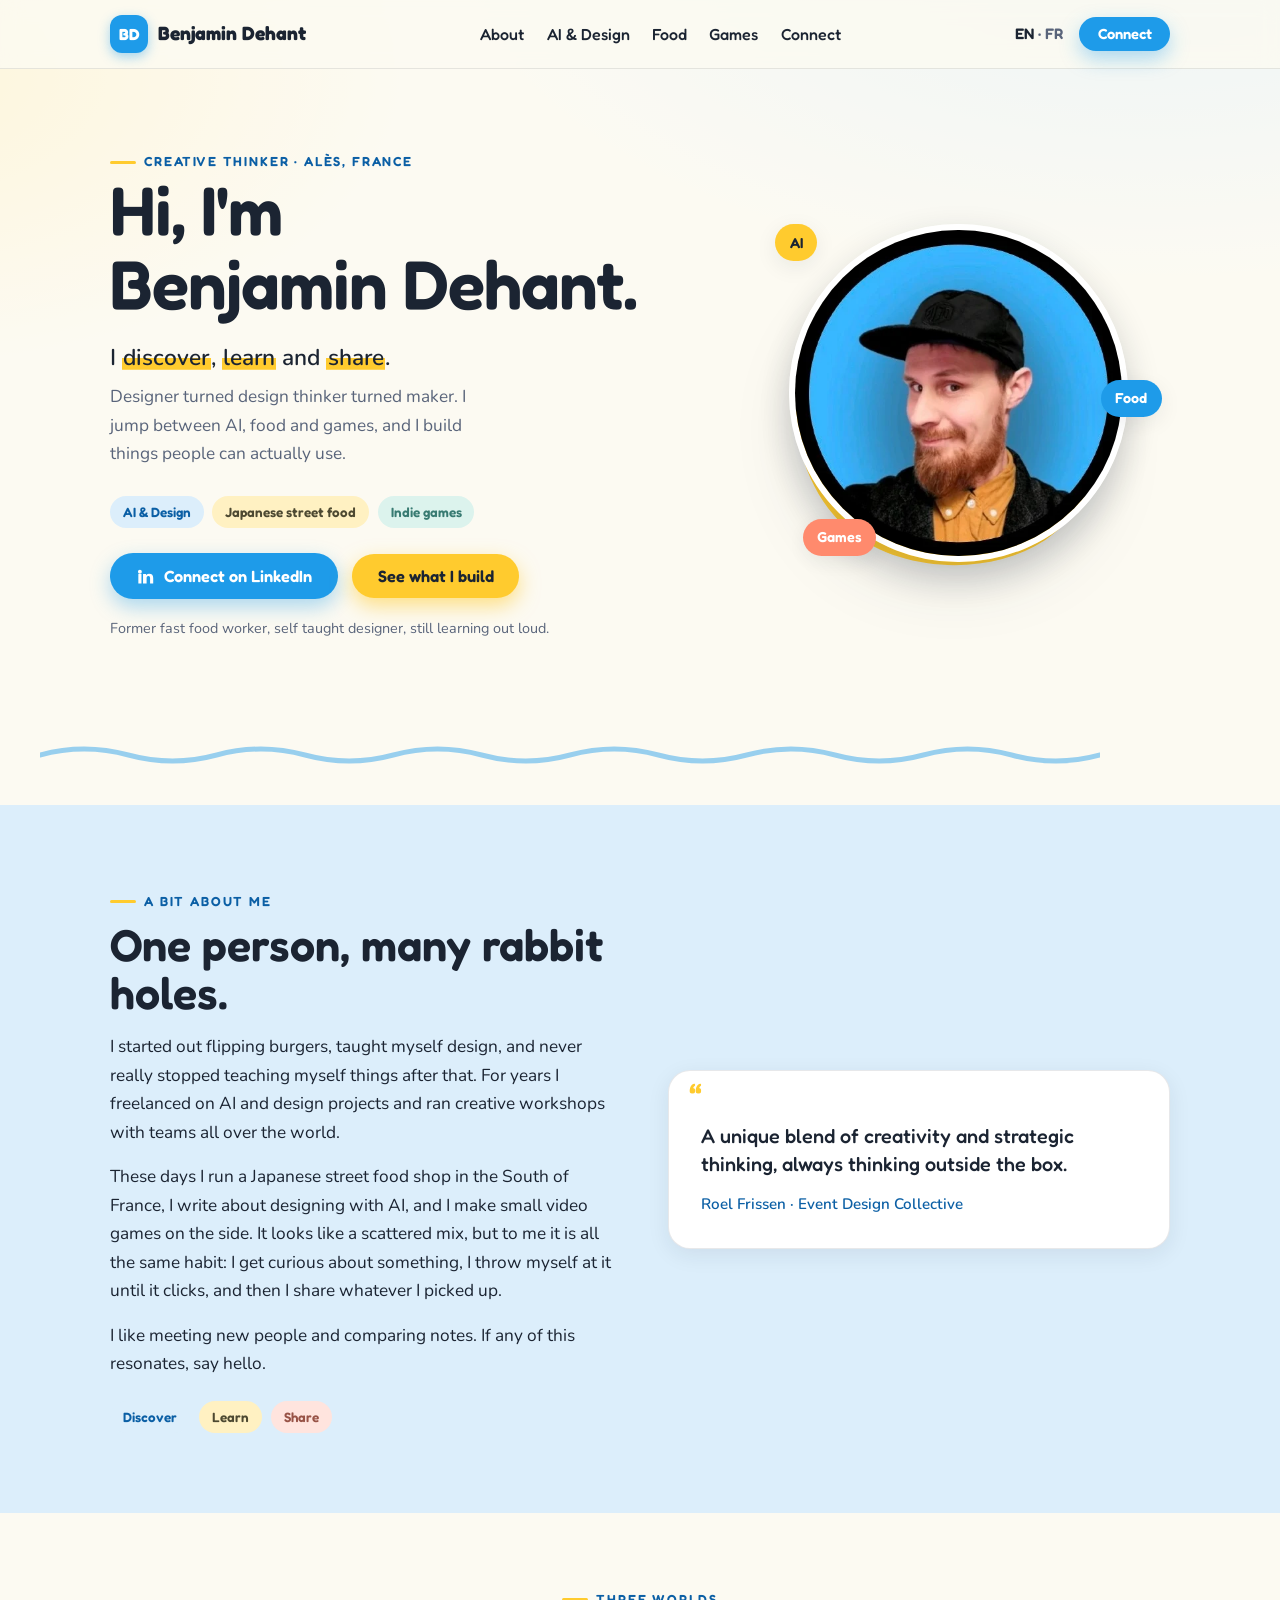
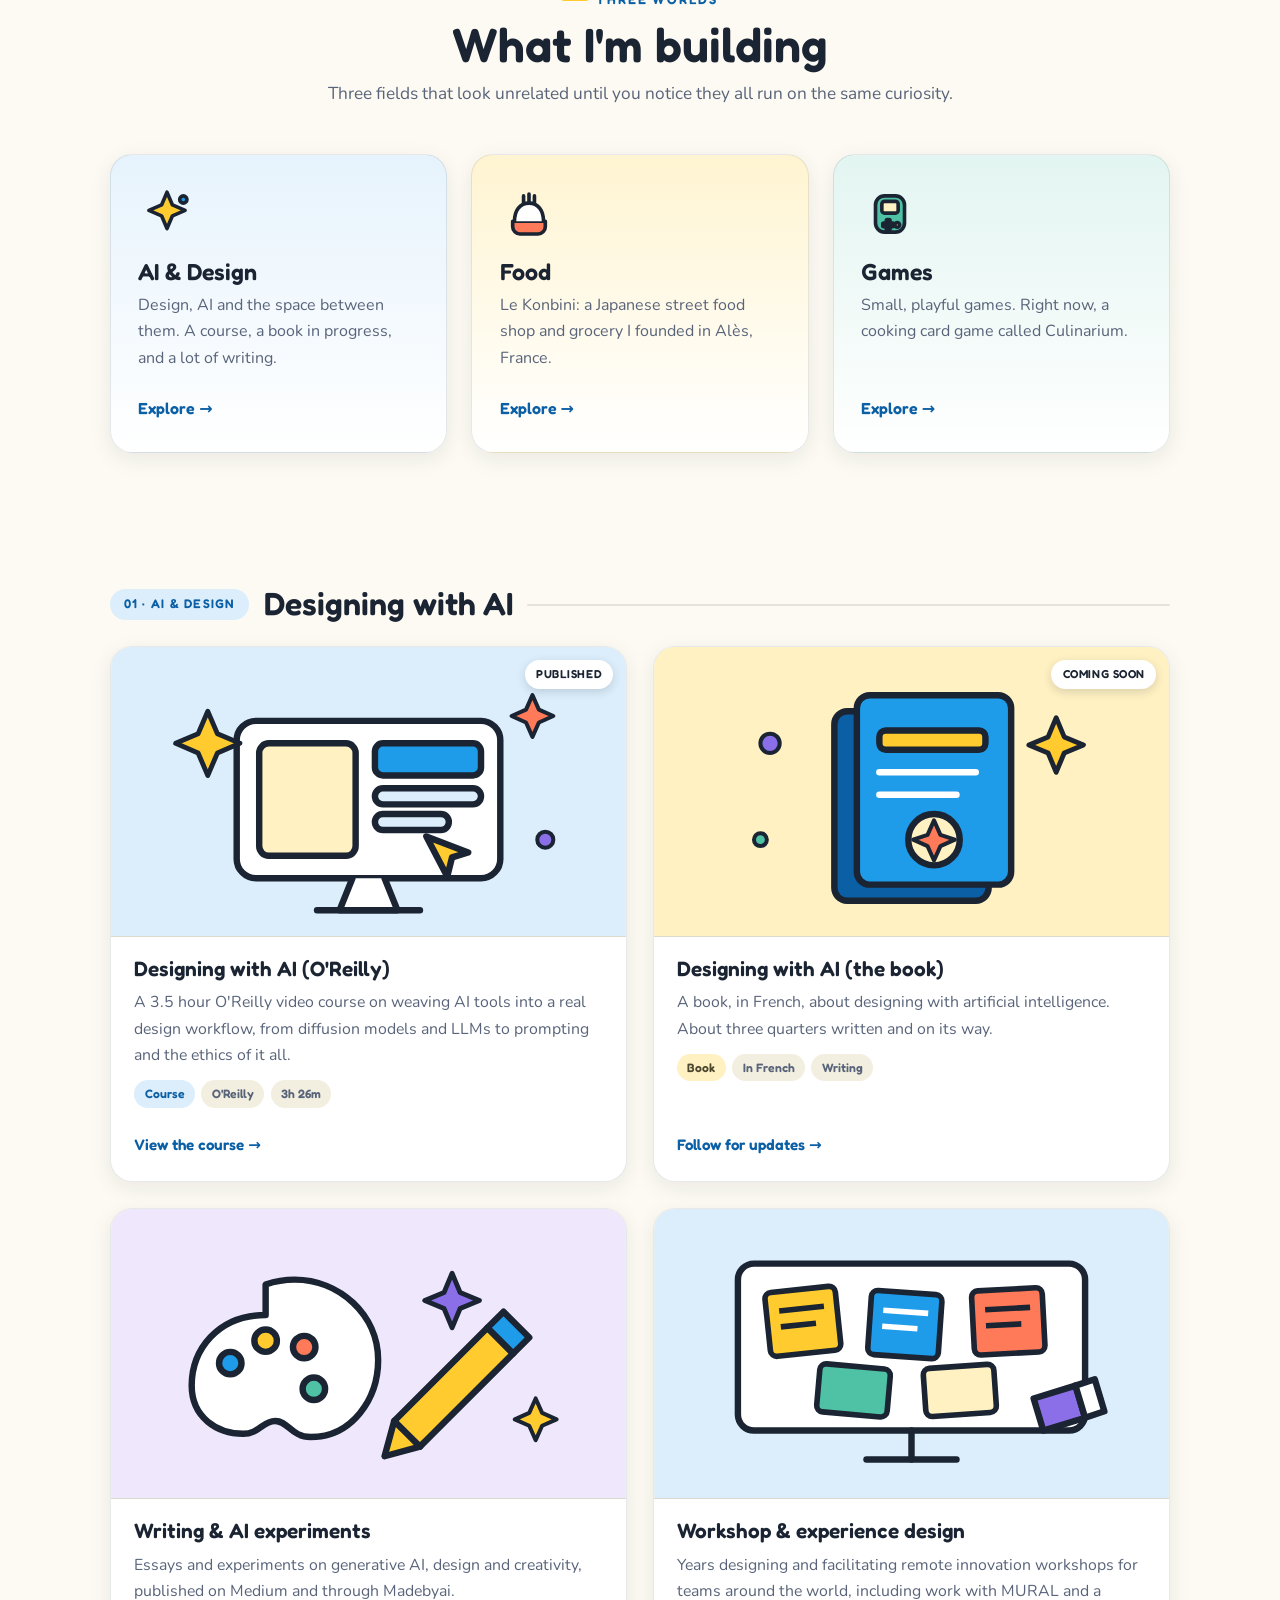
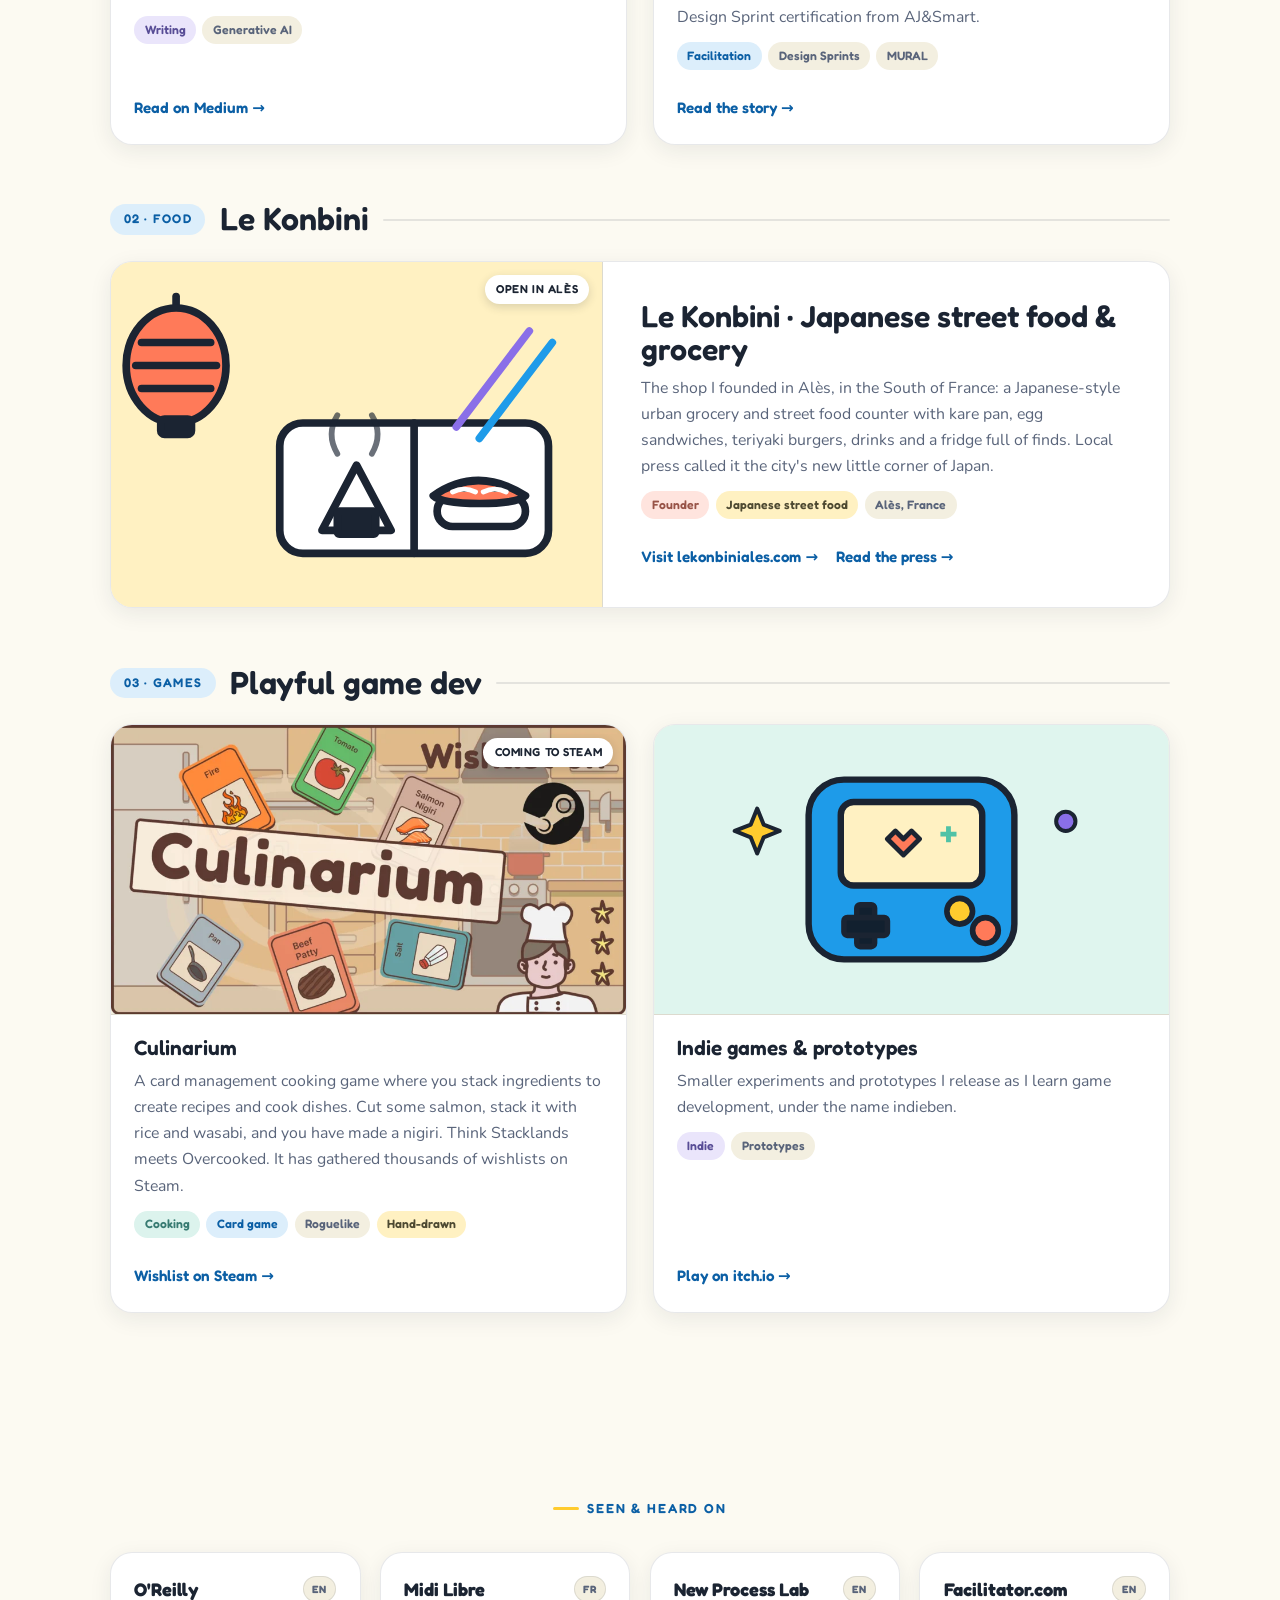
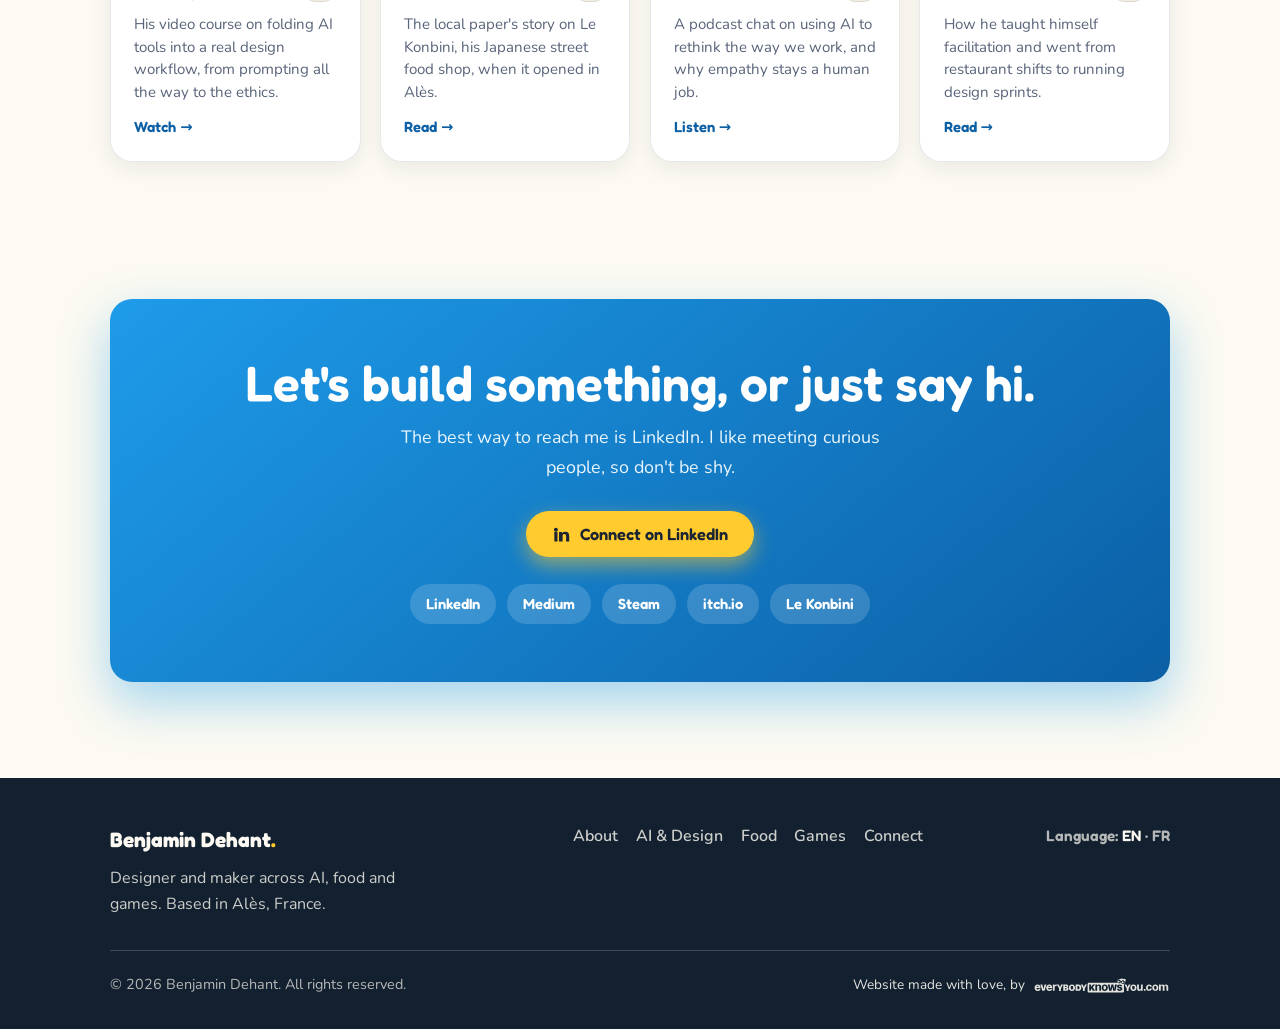
<file: index.html>
<!DOCTYPE html>
<html lang="en">
<head>
  <meta charset="UTF-8">
  <meta name="viewport" content="width=device-width, initial-scale=1.0">
  <title>Benjamin Dehant · Creative thinker across AI, food and games</title>
  <meta name="description" content="Benjamin Dehant is a French designer and maker working across AI, food and games. He founded Le Konbini, teaches Designing with AI on O'Reilly, and builds indie games like Culinarium.">
  <meta name="keywords" content="Benjamin Dehant, designer, design thinker, designing with AI, AI design, Le Konbini, Japanese street food Alès, Culinarium, indie game developer, workshop facilitator, France, concepteur, design IA, jeu vidéo indépendant">

  <!-- Canonical + language alternates (EN default, FR) -->
  <link rel="canonical" href="https://benjamindehant.com/">
  <link rel="alternate" hreflang="en" href="https://benjamindehant.com/">
  <link rel="alternate" hreflang="fr" href="https://benjamindehant.com/fr/">
  <link rel="alternate" hreflang="x-default" href="https://benjamindehant.com/">

  <!-- Open Graph -->
  <meta property="og:title" content="Benjamin Dehant · Creative thinker across AI, food and games">
  <meta property="og:description" content="Designer turned maker. I discover, learn and share across AI, food and games.">
  <meta property="og:type" content="profile">
  <meta property="og:url" content="https://benjamindehant.com/">
  <meta property="og:image" content="https://benjamindehant.com/assets/images/social-share/benjamin-dehant.jpg">
  <meta property="og:image:width" content="1200">
  <meta property="og:image:height" content="630">
  <meta property="og:image:alt" content="Benjamin Dehant · Creative thinker across AI, food and games">
  <meta property="og:site_name" content="Benjamin Dehant">
  <meta property="og:locale" content="en_US">
  <meta property="og:locale:alternate" content="fr_FR">

  <!-- Twitter Card -->
  <meta name="twitter:card" content="summary_large_image">
  <meta name="twitter:title" content="Benjamin Dehant · Creative thinker across AI, food and games">
  <meta name="twitter:description" content="Designer turned maker. I discover, learn and share across AI, food and games.">
  <meta name="twitter:image" content="https://benjamindehant.com/assets/images/social-share/benjamin-dehant.jpg">

  <!-- Search -->
  <meta name="robots" content="index, follow, max-image-preview:large, max-snippet:-1, max-video-preview:-1">
  <meta name="author" content="Benjamin Dehant">
  <meta name="theme-color" content="#1E9BE9">
  <meta name="geo.region" content="FR">
  <meta name="geo.placename" content="Alès, France">
  <meta http-equiv="content-language" content="en">

  <!-- Icons -->
  <link rel="icon" href="favicon.ico" sizes="any">
  <link rel="icon" type="image/png" sizes="32x32" href="favicon-32x32.png">
  <link rel="icon" type="image/png" sizes="16x16" href="favicon-16x16.png">
  <link rel="apple-touch-icon" sizes="180x180" href="apple-touch-icon.png">
  <link rel="manifest" href="site.webmanifest">

  <!-- AI assistants -->
  <link rel="alternate" type="text/plain" title="llms.txt" href="https://benjamindehant.com/llms.txt">

  <!-- Preload hero portrait -->
  <link rel="preload" as="image" href="assets/images/hero/benjamin-portrait.webp" type="image/webp" fetchpriority="high">

  <!-- Fonts (async) -->
  <link rel="preconnect" href="https://fonts.googleapis.com">
  <link rel="preconnect" href="https://fonts.gstatic.com" crossorigin>
  <link rel="preload" as="style" href="https://fonts.googleapis.com/css2?family=Fredoka:wght@400;500;600;700&family=Nunito:wght@400;600;700;800&display=swap">
  <link rel="stylesheet" href="https://fonts.googleapis.com/css2?family=Fredoka:wght@400;500;600;700&family=Nunito:wght@400;600;700;800&display=swap" media="print" onload="this.media='all'">
  <noscript><link rel="stylesheet" href="https://fonts.googleapis.com/css2?family=Fredoka:wght@400;500;600;700&family=Nunito:wght@400;600;700;800&display=swap"></noscript>

  <!-- Site CSS -->
  <link rel="stylesheet" href="assets/css/tokens.css">
  <link rel="stylesheet" href="assets/css/styles.css">

  <!-- Structured data: Person + Book -->
  <script type="application/ld+json">
  {
    "@context": "https://schema.org",
    "@type": "Person",
    "name": "Benjamin Dehant",
    "jobTitle": "Designer, maker and creative thinker",
    "description": "French designer and maker working across AI, food and games. Founder of Le Konbini, author of the O'Reilly course Designing with AI, and indie game developer behind Culinarium.",
    "url": "https://benjamindehant.com",
    "image": "https://benjamindehant.com/assets/images/hero/benjamin-portrait.webp",
    "nationality": "French",
    "worksFor": {"@type": "Organization", "name": "Le Konbini", "url": "https://lekonbiniales.com"},
    "address": {"@type": "PostalAddress", "addressCountry": "FR", "addressLocality": "Alès", "addressRegion": "Occitanie"},
    "knowsLanguage": ["en", "fr"],
    "knowsAbout": ["Design", "Artificial Intelligence in design", "Design thinking", "Workshop facilitation", "Game development", "Japanese street food"],
    "sameAs": [
      "https://www.linkedin.com/in/benjamindehant/",
      "https://benjamin-dehant.medium.com/",
      "https://indieben.itch.io/",
      "https://store.steampowered.com/app/3183870/Culinarium/",
      "https://www.oreilly.com/videos/designing-with-ai/0790145633194/",
      "https://lekonbiniales.com"
    ]
  }
  </script>
  <script type="application/ld+json">
  {
    "@context": "https://schema.org",
    "@type": "Book",
    "name": "Designing with AI (book, in progress)",
    "author": {"@type": "Person", "name": "Benjamin Dehant", "url": "https://benjamindehant.com"},
    "inLanguage": "fr",
    "about": "Designing with artificial intelligence",
    "bookFormat": "https://schema.org/EBook",
    "url": "https://benjamindehant.com/#work"
  }
  </script>
  <script type="application/ld+json">
  {
    "@context": "https://schema.org",
    "@type": "FAQPage",
    "@id": "https://benjamindehant.com/#faq",
    "mainEntity": [
      {"@type": "Question", "name": "Who is Benjamin Dehant?",
       "acceptedAnswer": {"@type": "Answer", "text": "Benjamin Dehant is a French designer, design thinker and maker based in Alès, France. He works across three fields: AI and design, food, and games. He is a self taught designer who moved from fast food into design and now runs a Japanese street food shop while building AI content and indie games."}},
      {"@type": "Question", "name": "What is Le Konbini?",
       "acceptedAnswer": {"@type": "Answer", "text": "Le Konbini is the Japanese street food shop and urban grocery that Benjamin founded in Alès, in the South of France. It serves items like kare pan, egg sandwiches and teriyaki burgers."}},
      {"@type": "Question", "name": "What does Benjamin do with AI?",
       "acceptedAnswer": {"@type": "Answer", "text": "Benjamin created the O'Reilly video course Designing with AI, writes about generative AI and design, and is writing a French book on designing with AI. He spent years freelancing on AI and design projects."}},
      {"@type": "Question", "name": "What games has Benjamin made?",
       "acceptedAnswer": {"@type": "Answer", "text": "Benjamin is building Culinarium, a card management cooking game coming to Steam, and releases smaller indie games and prototypes on itch.io under the name indieben."}},
      {"@type": "Question", "name": "How can I contact Benjamin Dehant?",
       "acceptedAnswer": {"@type": "Answer", "text": "The best way to reach Benjamin is through LinkedIn at linkedin.com/in/benjamindehant."}}
    ]
  }
  </script>
</head>
<body>

  <!-- ===================== HEADER ===================== -->
  <header class="site-header">
    <div class="wrap nav">
      <a class="brand" href="index.html" aria-label="Benjamin Dehant, home">
        <span class="logo-chip">BD</span>
        <span>Benjamin Dehant</span>
      </a>
      <nav class="nav-links" aria-label="Primary">
        <a href="#about">About</a>
        <a href="#ai">AI &amp; Design</a>
        <a href="#food">Food</a>
        <a href="#games">Games</a>
        <a href="#connect">Connect</a>
      </nav>
      <div class="nav-right">
        <div class="lang"><span class="active">EN</span> · <a href="fr/index.html" hreflang="fr">FR</a></div>
        <a class="btn btn-primary btn-sm" href="https://www.linkedin.com/in/benjamindehant/" target="_blank" rel="noopener">Connect</a>
      </div>
    </div>
  </header>

  <main>

    <!-- ===================== HERO ===================== -->
    <section class="hero">
      <div class="wrap hero-grid">
        <div class="hero-copy reveal">
          <span class="eyebrow">Creative thinker · Alès, France</span>
          <h1>Hi, I'm Benjamin&nbsp;Dehant.</h1>
          <p class="lead">I <span class="mark">discover</span>, <span class="mark">learn</span> and <span class="mark">share</span>.</p>
          <p class="sub">Designer turned design thinker turned maker. I jump between AI, food and games, and I build things people can actually use.</p>
          <div class="hero-verbs">
            <span class="tag blue">AI &amp; Design</span>
            <span class="tag yellow">Japanese street food</span>
            <span class="tag mint">Indie games</span>
          </div>
          <div class="hero-cta">
            <a class="btn btn-primary" href="https://www.linkedin.com/in/benjamindehant/" target="_blank" rel="noopener">
              <svg viewBox="0 0 24 24" fill="currentColor" aria-hidden="true"><path d="M4.98 3.5A2.5 2.5 0 1 0 5 8.5a2.5 2.5 0 0 0-.02-5zM3 9h4v12H3zM9 9h3.8v1.7h.05c.53-1 1.83-2.05 3.76-2.05C20.6 8.65 22 10.7 22 14v7h-4v-6.2c0-1.48-.03-3.38-2.06-3.38-2.06 0-2.38 1.6-2.38 3.27V21H9z"/></svg>
              Connect on LinkedIn
            </a>
            <a class="btn btn-ghost" href="#work">See what I build</a>
          </div>
          <p class="hero-note">Former fast food worker, self taught designer, still learning out loud.</p>
        </div>

        <div class="hero-art reveal">
          <div class="portrait-wrap">
            <div class="portrait-blob" aria-hidden="true">
              <svg viewBox="0 0 400 400" xmlns="http://www.w3.org/2000/svg">
                <path d="M330 180c25 55 8 130-45 165s-140 32-190-8-70-120-42-178 105-92 165-78 87 42 112 99z" fill="#FFCB2E"/>
              </svg>
            </div>
            <img src="assets/images/hero/benjamin-portrait.webp" alt="Benjamin Dehant, smiling in a cap" width="493" height="493" fetchpriority="high">
            <span class="float-sticker s1">AI</span>
            <span class="float-sticker s2">Food</span>
            <span class="float-sticker s3">Games</span>
          </div>
        </div>
      </div>
    </section>

    <div class="wrap divider" aria-hidden="true">
      <svg class="squiggle" viewBox="0 0 1200 24" preserveAspectRatio="none" fill="none" stroke="currentColor" stroke-width="5" stroke-linecap="round">
        <path d="M0 12 Q 50 0 100 12 T 200 12 T 300 12 T 400 12 T 500 12 T 600 12 T 700 12 T 800 12 T 900 12 T 1000 12 T 1100 12 T 1200 12"/>
      </svg>
    </div>

    <!-- ===================== ABOUT ===================== -->
    <section class="about" id="about">
      <div class="wrap about-grid">
        <div class="about-copy reveal">
          <span class="eyebrow">A bit about me</span>
          <h2 style="font-size:clamp(1.9rem,4.4vw,2.8rem);margin:.5rem 0 1rem">One person, many rabbit holes.</h2>
          <p>I started out flipping burgers, taught myself design, and never really stopped teaching myself things after that. For years I freelanced on AI and design projects and ran creative workshops with teams all over the world.</p>
          <p>These days I run a Japanese street food shop in the South of France, I write about designing with AI, and I make small video games on the side. It looks like a scattered mix, but to me it is all the same habit: I get curious about something, I throw myself at it until it clicks, and then I share whatever I picked up.</p>
          <p>I like meeting new people and comparing notes. If any of this resonates, say hello.</p>
          <div class="loop">
            <span class="tag blue">Discover</span>
            <span class="tag yellow">Learn</span>
            <span class="tag coral">Share</span>
          </div>
        </div>
        <div class="reveal">
          <div class="quote-card paper">
            <span class="q-mark" aria-hidden="true">&ldquo;</span>
            <blockquote>A unique blend of creativity and strategic thinking, always thinking outside the box.</blockquote>
            <cite>Roel Frissen · Event Design Collective</cite>
          </div>
        </div>
      </div>
    </section>

    <!-- ===================== PILLARS ===================== -->
    <section class="pillars" id="work">
      <div class="wrap">
        <div class="section-head reveal">
          <span class="eyebrow" style="justify-content:center">Three worlds</span>
          <h2>What I'm building</h2>
          <p>Three fields that look unrelated until you notice they all run on the same curiosity.</p>
        </div>
        <div class="pillar-grid">
          <a class="pillar p-ai paper reveal" href="#ai">
            <svg class="p-ico" viewBox="0 0 64 64" fill="none" stroke="#1B2432" stroke-width="4" stroke-linejoin="round" stroke-linecap="round" aria-hidden="true">
              <path d="M32 8l6 14 14 6-14 6-6 14-6-14-14-6 14-6z" fill="#FFCB2E"/>
              <circle cx="50" cy="16" r="4" fill="#1E9BE9"/>
            </svg>
            <h3>AI &amp; Design</h3>
            <p>Design, AI and the space between them. A course, a book in progress, and a lot of writing.</p>
            <span class="p-link">Explore →</span>
          </a>
          <a class="pillar p-food paper reveal" href="#food">
            <svg class="p-ico" viewBox="0 0 64 64" fill="none" stroke="#1B2432" stroke-width="4" stroke-linejoin="round" stroke-linecap="round" aria-hidden="true">
              <path d="M14 40h36v6a8 8 0 0 1-8 8H22a8 8 0 0 1-8-8z" fill="#FF7A59"/>
              <path d="M16 40c0-12 6-20 16-20s16 8 16 20" fill="#FFFFFF"/>
              <line x1="26" y1="12" x2="26" y2="20"/><line x1="32" y1="10" x2="32" y2="20"/><line x1="38" y1="12" x2="38" y2="20"/>
            </svg>
            <h3>Food</h3>
            <p>Le Konbini: a Japanese street food shop and grocery I founded in Alès, France.</p>
            <span class="p-link">Explore →</span>
          </a>
          <a class="pillar p-games paper reveal" href="#games">
            <svg class="p-ico" viewBox="0 0 64 64" fill="none" stroke="#1B2432" stroke-width="4" stroke-linejoin="round" stroke-linecap="round" aria-hidden="true">
              <rect x="16" y="12" width="32" height="40" rx="10" fill="#4FC2A6"/>
              <rect x="23" y="18" width="18" height="13" rx="3" fill="#FFF1C2"/>
              <rect x="28" y="38" width="4" height="12" rx="1" fill="#1B2432"/>
              <rect x="24" y="42" width="12" height="4" rx="1" fill="#1B2432"/>
              <circle cx="40" cy="44" r="2.6" fill="#FFCB2E"/>
            </svg>
            <h3>Games</h3>
            <p>Small, playful games. Right now, a cooking card game called Culinarium.</p>
            <span class="p-link">Explore →</span>
          </a>
        </div>
      </div>
    </section>

    <!-- ===================== WORK ===================== -->
    <section class="work">
      <div class="wrap">

        <!-- AI & Design -->
        <div class="work-group" id="ai">
          <div class="group-head reveal">
            <span class="g-badge">01 · AI &amp; Design</span>
            <h3>Designing with AI</h3>
            <span class="rule"></span>
          </div>
          <div class="card-grid cols-2">

            <article class="proj paper reveal">
              <div class="thumb">
                <span class="badge-status">Published</span>
                <img class="svg-thumb" src="assets/images/projects/ai-course.svg" alt="Designing with AI course" loading="lazy">
              </div>
              <div class="body">
                <h4>Designing with AI (O'Reilly)</h4>
                <p>A 3.5 hour O'Reilly video course on weaving AI tools into a real design workflow, from diffusion models and LLMs to prompting and the ethics of it all.</p>
                <div class="tags"><span class="tag blue">Course</span><span class="tag">O'Reilly</span><span class="tag">3h 26m</span></div>
                <div class="links">
                  <a href="https://www.oreilly.com/videos/designing-with-ai/0790145633194/" target="_blank" rel="noopener">View the course →</a>
                </div>
              </div>
            </article>

            <article class="proj paper reveal">
              <div class="thumb">
                <span class="badge-status">Coming soon</span>
                <img class="svg-thumb" src="assets/images/projects/ai-book.svg" alt="Book on designing with AI" loading="lazy">
              </div>
              <div class="body">
                <h4>Designing with AI (the book)</h4>
                <p>A book, in French, about designing with artificial intelligence. About three quarters written and on its way.</p>
                <div class="tags"><span class="tag yellow">Book</span><span class="tag">In French</span><span class="tag">Writing</span></div>
                <div class="links">
                  <a href="https://www.linkedin.com/in/benjamindehant/" target="_blank" rel="noopener">Follow for updates →</a>
                </div>
              </div>
            </article>

            <article class="proj paper reveal">
              <div class="thumb">
                <img class="svg-thumb" src="assets/images/projects/writing-ai.svg" alt="Writing and AI experiments" loading="lazy">
              </div>
              <div class="body">
                <h4>Writing &amp; AI experiments</h4>
                <p>Essays and experiments on generative AI, design and creativity, published on Medium and through Madebyai.</p>
                <div class="tags"><span class="tag grape">Writing</span><span class="tag">Generative AI</span></div>
                <div class="links">
                  <a href="https://benjamin-dehant.medium.com/" target="_blank" rel="noopener">Read on Medium →</a>
                </div>
              </div>
            </article>

            <article class="proj paper reveal">
              <div class="thumb">
                <img class="svg-thumb" src="assets/images/projects/workshop.svg" alt="Workshop and experience design" loading="lazy">
              </div>
              <div class="body">
                <h4>Workshop &amp; experience design</h4>
                <p>Years designing and facilitating remote innovation workshops for teams around the world, including work with MURAL and a Design Sprint certification from AJ&amp;Smart.</p>
                <div class="tags"><span class="tag blue">Facilitation</span><span class="tag">Design Sprints</span><span class="tag">MURAL</span></div>
                <div class="links">
                  <a href="https://facilitator.com/blog/facilitation-career" target="_blank" rel="noopener">Read the story →</a>
                </div>
              </div>
            </article>

          </div>
        </div>

        <!-- Food -->
        <div class="work-group" id="food">
          <div class="group-head reveal">
            <span class="g-badge">02 · Food</span>
            <h3>Le Konbini</h3>
            <span class="rule"></span>
          </div>
          <div class="card-grid">
            <article class="proj feature-row paper reveal">
              <div class="thumb">
                <span class="badge-status">Open in Alès</span>
                <img class="svg-thumb" src="assets/images/projects/konbini.svg" alt="Le Konbini Japanese street food" loading="lazy">
              </div>
              <div class="body">
                <h4>Le Konbini · Japanese street food &amp; grocery</h4>
                <p>The shop I founded in Alès, in the South of France: a Japanese-style urban grocery and street food counter with kare pan, egg sandwiches, teriyaki burgers, drinks and a fridge full of finds. Local press called it the city's new little corner of Japan.</p>
                <div class="tags"><span class="tag coral">Founder</span><span class="tag yellow">Japanese street food</span><span class="tag">Alès, France</span></div>
                <div class="links">
                  <a href="https://lekonbiniales.com" target="_blank" rel="noopener">Visit lekonbiniales.com →</a>
                  <a href="https://www.midilibre.fr/2025/08/19/boissons-kare-pan-sandwichs-aux-oeufs-burger-teriyaki-le-konbini-la-nouvelle-epicerie-urbaine-a-la-japonaise-12881566.php" target="_blank" rel="noopener">Read the press →</a>
                </div>
              </div>
            </article>
          </div>
        </div>

        <!-- Games -->
        <div class="work-group" id="games">
          <div class="group-head reveal">
            <span class="g-badge">03 · Games</span>
            <h3>Playful game dev</h3>
            <span class="rule"></span>
          </div>
          <div class="card-grid cols-2">

            <article class="proj paper reveal">
              <div class="thumb">
                <span class="badge-status">Coming to Steam</span>
                <img src="assets/images/projects/culinarium.webp" alt="Culinarium, a cooking card game" loading="lazy">
              </div>
              <div class="body">
                <h4>Culinarium</h4>
                <p>A card management cooking game where you stack ingredients to create recipes and cook dishes. Cut some salmon, stack it with rice and wasabi, and you have made a nigiri. Think Stacklands meets Overcooked. It has gathered thousands of wishlists on Steam.</p>
                <div class="tags"><span class="tag mint">Cooking</span><span class="tag blue">Card game</span><span class="tag">Roguelike</span><span class="tag yellow">Hand-drawn</span></div>
                <div class="links">
                  <a href="https://store.steampowered.com/app/3183870/Culinarium/" target="_blank" rel="noopener">Wishlist on Steam →</a>
                </div>
              </div>
            </article>

            <article class="proj paper reveal">
              <div class="thumb">
                <img class="svg-thumb" src="assets/images/projects/itch-games.svg" alt="Indie games on itch.io" loading="lazy">
              </div>
              <div class="body">
                <h4>Indie games &amp; prototypes</h4>
                <p>Smaller experiments and prototypes I release as I learn game development, under the name indieben.</p>
                <div class="tags"><span class="tag grape">Indie</span><span class="tag">Prototypes</span></div>
                <div class="links">
                  <a href="https://indieben.itch.io/" target="_blank" rel="noopener">Play on itch.io →</a>
                </div>
              </div>
            </article>

          </div>
        </div>

      </div>
    </section>

    <!-- ===================== PRESS ===================== -->
    <section class="press">
      <div class="wrap">
        <div class="section-head reveal" style="margin-bottom:2rem">
          <span class="eyebrow" style="justify-content:center">Seen &amp; heard on</span>
        </div>
        <div class="press-grid">
          <a class="press-item paper reveal" href="https://www.oreilly.com/videos/designing-with-ai/0790145633194/" target="_blank" rel="noopener">
            <div class="press-item-head"><span class="press-name">O'Reilly</span><span class="lang-tag">EN</span></div>
            <p>His video course on folding AI tools into a real design workflow, from prompting all the way to the ethics.</p>
            <span class="press-more">Watch →</span>
          </a>
          <a class="press-item paper reveal" href="https://www.midilibre.fr/2025/08/19/boissons-kare-pan-sandwichs-aux-oeufs-burger-teriyaki-le-konbini-la-nouvelle-epicerie-urbaine-a-la-japonaise-12881566.php" target="_blank" rel="noopener">
            <div class="press-item-head"><span class="press-name">Midi Libre</span><span class="lang-tag">FR</span></div>
            <p>The local paper's story on Le Konbini, his Japanese street food shop, when it opened in Alès.</p>
            <span class="press-more">Read →</span>
          </a>
          <a class="press-item paper reveal" href="https://newprocesslab.com/ai-threat-or-chance-for-human-centric-bpm/" target="_blank" rel="noopener">
            <div class="press-item-head"><span class="press-name">New Process Lab</span><span class="lang-tag">EN</span></div>
            <p>A podcast chat on using AI to rethink the way we work, and why empathy stays a human job.</p>
            <span class="press-more">Listen →</span>
          </a>
          <a class="press-item paper reveal" href="https://facilitator.com/blog/facilitation-career" target="_blank" rel="noopener">
            <div class="press-item-head"><span class="press-name">Facilitator.com</span><span class="lang-tag">EN</span></div>
            <p>How he taught himself facilitation and went from restaurant shifts to running design sprints.</p>
            <span class="press-more">Read →</span>
          </a>
        </div>
      </div>
    </section>

    <!-- ===================== CONNECT ===================== -->
    <section class="connect" id="connect">
      <div class="wrap">
        <div class="connect-card paper reveal">
          <h2>Let's build something, or just say hi.</h2>
          <p>The best way to reach me is LinkedIn. I like meeting curious people, so don't be shy.</p>
          <a class="btn btn-ghost" href="https://www.linkedin.com/in/benjamindehant/" target="_blank" rel="noopener">
            <svg viewBox="0 0 24 24" fill="currentColor" aria-hidden="true"><path d="M4.98 3.5A2.5 2.5 0 1 0 5 8.5a2.5 2.5 0 0 0-.02-5zM3 9h4v12H3zM9 9h3.8v1.7h.05c.53-1 1.83-2.05 3.76-2.05C20.6 8.65 22 10.7 22 14v7h-4v-6.2c0-1.48-.03-3.38-2.06-3.38-2.06 0-2.38 1.6-2.38 3.27V21H9z"/></svg>
            Connect on LinkedIn
          </a>
          <div class="social-row">
            <a href="https://www.linkedin.com/in/benjamindehant/" target="_blank" rel="noopener">LinkedIn</a>
            <a href="https://benjamin-dehant.medium.com/" target="_blank" rel="noopener">Medium</a>
            <a href="https://store.steampowered.com/app/3183870/Culinarium/" target="_blank" rel="noopener">Steam</a>
            <a href="https://indieben.itch.io/" target="_blank" rel="noopener">itch.io</a>
            <a href="https://lekonbiniales.com" target="_blank" rel="noopener">Le Konbini</a>
          </div>
        </div>
      </div>
    </section>

  </main>

  <!-- ===================== FOOTER ===================== -->
  <footer class="site-footer">
    <div class="wrap">
      <div class="footer-grid">
        <div>
          <div class="footer-brand">Benjamin Dehant<span>.</span></div>
          <p style="max-width:34ch;margin-top:.5rem;opacity:.8">Designer and maker across AI, food and games. Based in Alès, France.</p>
        </div>
        <nav class="footer-links" aria-label="Footer">
          <a href="#about">About</a>
          <a href="#ai">AI &amp; Design</a>
          <a href="#food">Food</a>
          <a href="#games">Games</a>
          <a href="#connect">Connect</a>
        </nav>
        <div class="lang">Language: <span class="active">EN</span> · <a href="fr/index.html" hreflang="fr">FR</a></div>
      </div>
      <div class="footer-bottom">
        <span class="copy">© 2026 Benjamin Dehant. All rights reserved.</span>
        <a class="eky-credit" href="https://everybodyknowsyou.com" target="_blank" rel="noopener" aria-label="Website made with love by everybodyknowsyou.com">
          <span class="eky-credit__text">Website made with love, by</span>
          <svg role="img" aria-label="everybodyknowsyou.com" xmlns="http://www.w3.org/2000/svg" viewBox="0 0 1296.95 160.34">
            <defs><style>.cls-1{fill:var(--eky-bg,#ffffff)}.cls-2{fill:var(--eky-fg,currentColor)}</style></defs>
            <g>
              <g>
                <g>
                  <rect class="cls-2" x="515.16" y="55.21" width="342.62" height="90.52" rx="12" ry="12"/>
                  <path class="cls-1" d="M530.13,71.12h16.6v15.46l-.24,6.96h.32l3.32-4.61,15.14-17.81h19.83l-22.02,25.02,22.18,33.68h-19.92l-13.76-20.73-4.86,5.34v15.38h-16.6v-58.69Z"/>
                  <path class="cls-1" d="M604.13,71.12v8.01h.32c4.53-6.23,10.53-9.23,18.54-9.23,12.47,0,18.94,7.29,18.94,22.02v37.89h-16.6v-35.3c0-7.69-2.75-10.85-8.58-10.85-7.21,0-11.82,4.7-11.82,12.14v34h-16.6v-58.69h15.79Z"/>
                  <path class="cls-1" d="M647.37,100.43c0-17.57,11.09-30.52,29.31-30.52s29.31,12.95,29.31,30.52-11.09,30.6-29.31,30.6-29.31-13.03-29.31-30.6ZM688.66,100.43c0-9.8-3.81-17.16-11.98-17.16s-11.98,7.37-11.98,17.16,3.81,17.24,11.98,17.24,11.98-7.45,11.98-17.24Z"/>
                  <path class="cls-1" d="M705.66,71.12h17.57l6.64,35.62c.41,2.02.73,4.86,1.14,6.88h.32l1.21-6.88,6.88-35.62h18.54l7.45,35.62,1.29,6.88h.32l1.05-6.88,5.99-35.62h17.24l-13.28,58.69h-21.53l-6.64-32.38-1.29-6.88h-.32l-1.21,6.88-6.56,32.38h-21.45l-13.36-58.69Z"/>
                  <path class="cls-1" d="M791.81,110.79l17-.08c.57,4.78,3.72,7.53,9.31,7.53,4.61,0,7.85-1.7,7.85-5.26,0-2.67-1.78-4.37-5.59-5.26l-14.09-3.24c-8.98-2.02-13.84-7.77-13.84-16.27,0-11.5,8.99-18.3,24.69-18.3,14.65,0,23.56,6.96,23.8,18.05h-17c-.49-3.32-2.67-5.67-7.69-5.67-4.37,0-7.21,1.54-7.21,4.61,0,2.43,1.7,3.81,5.59,4.7l14.09,3.24c9.23,2.1,14.09,8.18,14.09,16.84,0,12.71-10.28,19.35-24.77,19.35-16.19,0-25.99-7.77-26.23-20.24Z"/>
                </g>
                <g>
                  <path class="cls-2" d="M918.06,100.39c0-17.57,11.09-30.52,29.31-30.52s29.31,12.95,29.31,30.52-11.09,30.6-29.31,30.6-29.31-13.03-29.31-30.6ZM959.34,100.39c0-9.8-3.81-17.16-11.98-17.16s-11.98,7.37-11.98,17.16,3.81,17.24,11.98,17.24,11.98-7.45,11.98-17.24Z"/>
                  <path class="cls-2" d="M1018.85,129.78v-7.85h-.32c-4.61,6.15-10.52,9.07-17.89,9.07-11.98,0-18.46-7.29-18.46-21.94v-37.97h16.6v35.38c0,7.69,2.83,10.77,8.18,10.77,6.56,0,11.09-4.61,11.09-12.63v-33.52h16.6v58.69h-15.79Z"/>
                  <path class="cls-2" d="M884.01,109.52l-20.4-38.4h17.84l8.26,17.75c.99,2.06,1.9,4.96,2.89,7.02h.33c.91-2.06,1.82-4.96,2.72-7.02l7.85-17.75h17.51l-20.07,38.57v21.31h-16.93v-21.47Z"/>
                </g>
                <g>
                  <path class="cls-2" d="M14.66,100.39c0-17.97,10.85-30.52,29.55-30.52s28.01,12.47,27.36,34.41h-39.35c.89,8.91,4.53,14.01,11.66,14.01,5.67,0,9.31-3,10.44-8.5h16.76c-2.19,13.28-12.31,21.21-26.88,21.21-18.7,0-29.55-12.63-29.55-30.6ZM54.58,92.54c-1.05-6.56-4.78-9.96-10.36-9.96s-9.8,3.64-11.42,9.96h21.78Z"/>
                  <path class="cls-2" d="M69.8,71.09h17.49l9.47,35.62c.57,2.02,1.05,4.86,1.62,6.88h.32l1.54-6.88,8.99-35.62h17.16l-17.81,58.69h-21.13l-17.65-58.69Z"/>
                  <path class="cls-2" d="M124.69,100.39c0-17.97,10.85-30.52,29.55-30.52s28.01,12.47,27.36,34.41h-39.35c.89,8.91,4.53,14.01,11.66,14.01,5.67,0,9.31-3,10.44-8.5h16.76c-2.19,13.28-12.31,21.21-26.88,21.21-18.7,0-29.55-12.63-29.55-30.6ZM164.61,92.54c-1.05-6.56-4.78-9.96-10.36-9.96s-9.8,3.64-11.42,9.96h21.78Z"/>
                  <path class="cls-2" d="M187.44,71.09h15.46v9.47h.32c3.64-7.37,8.74-10.69,15.71-10.69,1.86,0,3.56.24,5.1.81v15.79h-.32c-1.7-.49-3.24-.73-5.18-.73-9.15,0-14.49,5.42-14.49,16.11v27.93h-16.6v-58.69Z"/>
                  <path class="cls-2" d="M285.57,71.09h26.15c13.52,0,20.97,5.42,20.97,14.82,0,6.15-3.08,10.36-9.96,12.39v.32c8.02,1.46,12.23,6.23,12.23,13.84,0,10.52-8.42,17.33-21.7,17.33h-27.69v-58.69ZM316.66,88.82c0-3.64-2.02-5.18-6.56-5.18h-7.93v10.77h7.93c4.37,0,6.56-1.86,6.56-5.59ZM318.6,111.24c0-3.81-2.27-5.99-6.88-5.99h-9.55v11.98h9.63c4.45,0,6.8-2.19,6.8-5.99Z"/>
                  <path class="cls-2" d="M337.95,100.39c0-17.57,11.09-30.52,29.31-30.52s29.31,12.95,29.31,30.52-11.09,30.6-29.31,30.6-29.31-13.03-29.31-30.6ZM379.24,100.39c0-9.8-3.8-17.16-11.98-17.16s-11.98,7.37-11.98,17.16,3.8,17.24,11.98,17.24,11.98-7.45,11.98-17.24Z"/>
                  <path class="cls-2" d="M402.08,71.09h24.13c18.62,0,29.63,10.36,29.63,29.31s-11.01,29.39-29.63,29.39h-24.13v-58.69ZM438.99,100.39c0-10.77-5.83-16.19-13.36-16.19h-6.96v32.46h6.96c7.53,0,13.36-5.51,13.36-16.27Z"/>
                  <path class="cls-2" d="M471.04,109.52l-20.4-38.4h17.84l8.26,17.75c.99,2.06,1.9,4.96,2.89,7.02h.33c.91-2.06,1.82-4.96,2.72-7.02l7.85-17.75h17.51l-20.07,38.57v21.31h-16.93v-21.47Z"/>
                  <path class="cls-2" d="M245.89,109.52l-20.4-38.4h17.84l8.26,17.75c.99,2.06,1.9,4.96,2.89,7.02h.33c.91-2.06,1.82-4.96,2.72-7.02l7.85-17.75h17.51l-20.07,38.57v21.31h-16.93v-21.47Z"/>
                </g>
              </g>
              <g>
                <g>
                  <path class="cls-2" d="M837.89,14.05c5.42-1.65,11.14.47,13.85,5.48.39.72,1.1,1.2,1.88,1.34.7.12,1.52-.2,2.16-.74,4.05-3.38,9.74-3.68,14.06-.7,4.24,2.92,5.92,8.22,4.35,13.25l-6.96,22.26c-2.45,8.46-9.67,14.45-18.27,15.02-8.94.6-17.2-4.68-20.36-13.03-.17-.45-.5-.62-.88-.67s-.66.09-.98.46c-5.78,6.49-15.01,8.59-23.07,5.2-7.59-3.19-12.57-10.83-12.37-19.15.21-8.44,5.67-16.24,13.97-18.77l32.61-9.94ZM844.69,65.73c8.85,1.59,17.31-4.28,18.9-13.13,1.59-8.85-4.28-17.31-13.13-18.9-8.85-1.59-17.31,4.28-18.9,13.13-1.59,8.85,4.28,17.31,13.13,18.9ZM808.72,59.25c8.85,1.59,17.31-4.28,18.9-13.13,1.59-8.85-4.28-17.31-13.13-18.9-8.85-1.59-17.31,4.28-18.9,13.13-1.59,8.85,4.28,17.31,13.13,18.9Z"/>
                  <g>
                    <path class="cls-1" d="M850.46,33.7c8.85,1.59,14.72,10.06,13.13,18.9-1.59,8.85-10.06,14.72-18.9,13.13-8.85-1.59-14.72-10.06-13.13-18.9s10.06-14.72,18.9-13.13Z"/>
                    <path class="cls-1" d="M814.49,27.22c8.85,1.59,14.72,10.06,13.13,18.9-1.59,8.85-10.06,14.72-18.9,13.13-8.85-1.59-14.72-10.06-13.13-18.9,1.59-8.85,10.06-14.72,18.9-13.13Z"/>
                  </g>
                </g>
                <g>
                  <g>
                    <path class="cls-2" d="M847.57,56.91c-.06-.86-.28-1.56-.42-2.47.64.65,1.19,1.16,1.91,1.66,1.12.79,2.71.42,3.44-.7.73-1.11.45-2.64-.68-3.44-.71-.5-1.52-.66-2.4-1.05,1.54-.53,3.13-1,3.41-2.57.17-.93-.14-1.9-.84-2.43-1.03-.79-2.26-.75-3.22.02-.58.46-1.06.91-1.67,1.49.18-.89.4-1.63.45-2.5.09-1.44-1.09-2.58-2.46-2.58s-2.55,1.17-2.48,2.62c.04.85.33,1.53.43,2.46-.47-.54-.95-.89-1.43-1.33-1.13-1.04-2.8-.99-3.77.19-.91,1.1-.66,2.87.58,3.67.72.46,1.49.65,2.34.99-.88.38-1.73.56-2.45,1.09-1.21.89-1.32,2.65-.36,3.69,1.04,1.12,2.62,1.06,3.73.03l1.46-1.34c-.23.92-.51,1.75-.51,2.68,0,1.41,1.2,2.5,2.56,2.45s2.46-1.22,2.37-2.6Z"/>
                    <path class="cls-2" d="M847.57,56.91c.09,1.38-1.03,2.55-2.37,2.6s-2.56-1.05-2.56-2.45c0-.94.27-1.76.51-2.68l-1.46,1.34c-1.12,1.03-2.7,1.09-3.73-.03-.96-1.04-.84-2.8.36-3.69.71-.53,1.56-.71,2.45-1.09-.85-.34-1.62-.53-2.34-.99-1.24-.79-1.49-2.57-.58-3.67.97-1.17,2.64-1.23,3.77-.19.48.45.96.79,1.43,1.33-.1-.93-.38-1.61-.43-2.46-.07-1.44,1.07-2.62,2.48-2.62s2.55,1.14,2.46,2.58c-.05.87-.27,1.6-.45,2.5.61-.58,1.09-1.03,1.67-1.49.96-.77,2.19-.81,3.22-.02.7.54,1,1.5.84,2.43-.28,1.57-1.87,2.04-3.41,2.57.88.39,1.69.54,2.4,1.05,1.13.8,1.41,2.33.68,3.44-.73,1.11-2.32,1.48-3.44.7-.72-.5-1.27-1.01-1.91-1.66.14.92.37,1.62.42,2.47Z"/>
                  </g>
                  <g>
                    <path class="cls-2" d="M810.13,50.42c.09-1.04-.23-1.92-.46-2.9.76.65,1.37,1.38,2.24,1.82,1.23.63,2.73.08,3.32-1.08s.21-2.6-.95-3.29c-.73-.43-1.51-.63-2.28-.94.71-.21,1.29-.46,1.92-.73,1.42-.61,1.98-2.23,1.25-3.55s-2.48-1.69-3.67-.79c-.67.5-1.22,1.01-1.84,1.61.23-1.08.58-2.02.43-3.07-.18-1.23-1.33-2.03-2.49-2.01s-2.27.88-2.4,2.1c-.11,1.04.22,1.91.45,2.98-.52-.57-1.04-.93-1.58-1.42-1.11-1-2.86-.89-3.77.32s-.53,2.95.79,3.67c.74.41,1.47.63,2.23.89-.85.33-1.63.52-2.35.98-1.23.78-1.49,2.47-.66,3.57s2.46,1.35,3.58.48c.64-.49,1.17-.96,1.77-1.57-.22,1.07-.56,1.95-.45,2.98.14,1.28,1.29,2.13,2.5,2.11s2.29-.84,2.41-2.17Z"/>
                    <path class="cls-2" d="M810.13,50.42c-.12,1.32-1.24,2.14-2.41,2.17s-2.36-.83-2.5-2.11c-.11-1.03.23-1.91.45-2.98-.6.61-1.13,1.08-1.77,1.57-1.12.87-2.73.66-3.58-.48s-.57-2.79.66-3.57c.72-.46,1.5-.64,2.35-.98-.77-.26-1.49-.48-2.23-.89-1.32-.73-1.68-2.5-.79-3.67s2.66-1.32,3.77-.32c.54.49,1.06.85,1.58,1.42-.23-1.07-.56-1.94-.45-2.98.13-1.22,1.24-2.08,2.4-2.1s2.31.78,2.49,2.01c.15,1.05-.2,1.99-.43,3.07.62-.6,1.17-1.1,1.84-1.61,1.2-.9,2.97-.5,3.67.79s.17,2.93-1.25,3.55c-.63.27-1.21.52-1.92.73.77.32,1.55.51,2.28.94,1.16.68,1.53,2.13.95,3.29s-2.09,1.71-3.32,1.08c-.87-.44-1.48-1.17-2.24-1.82.23.98.55,1.86.46,2.9Z"/>
                  </g>
                </g>
              </g>
            </g>
            <g fill="var(--eky-fg, currentColor)">
              <path d="M1046.08,112.99h15.96v16.61h-15.96v-16.61Z"/>
              <path d="M1065.91,100.33c0-17.49,11.29-30.39,29.1-30.39,13.79,0,25.15,8.06,26.36,22.41h-16.85c-.56-5.8-4.03-9.11-9.43-9.11-8.06,0-11.93,7.42-11.93,17.09s3.79,17.17,11.85,17.17c5.4,0,8.95-3.3,9.67-9.67h16.85c-1.13,14.91-12.66,22.97-26.52,22.97-18.14,0-29.1-12.98-29.1-30.47Z"/>
              <path d="M1124.75,100.33c0-17.49,11.04-30.39,29.18-30.39s29.18,12.9,29.18,30.39-11.04,30.47-29.18,30.47-29.18-12.98-29.18-30.47ZM1165.86,100.33c0-9.75-3.79-17.09-11.93-17.09s-11.93,7.33-11.93,17.09,3.79,17.17,11.93,17.17,11.93-7.42,11.93-17.17Z"/>
              <path d="M1204.31,71.15v7.98h.32c4.43-5.97,10.64-9.19,17.9-9.19s12.41,3.14,15.4,9.19h.32c4.92-6.21,10.72-9.19,17.9-9.19,12.58,0,19.27,8.71,19.27,22.81v36.84h-16.53v-34.26c0-7.66-2.34-11.69-8.06-11.69-6.53,0-10.56,5-10.56,12.9v33.05h-16.53v-34.34c0-7.58-2.42-11.61-8.14-11.61-6.61,0-10.48,5.24-10.48,12.9v33.05h-16.53v-58.44h15.72Z"/>
            </g>
          </svg>
        </a>
      </div>
    </div>
  </footer>

  <script src="assets/js/main.js" defer></script>
</body>
</html>
</file>
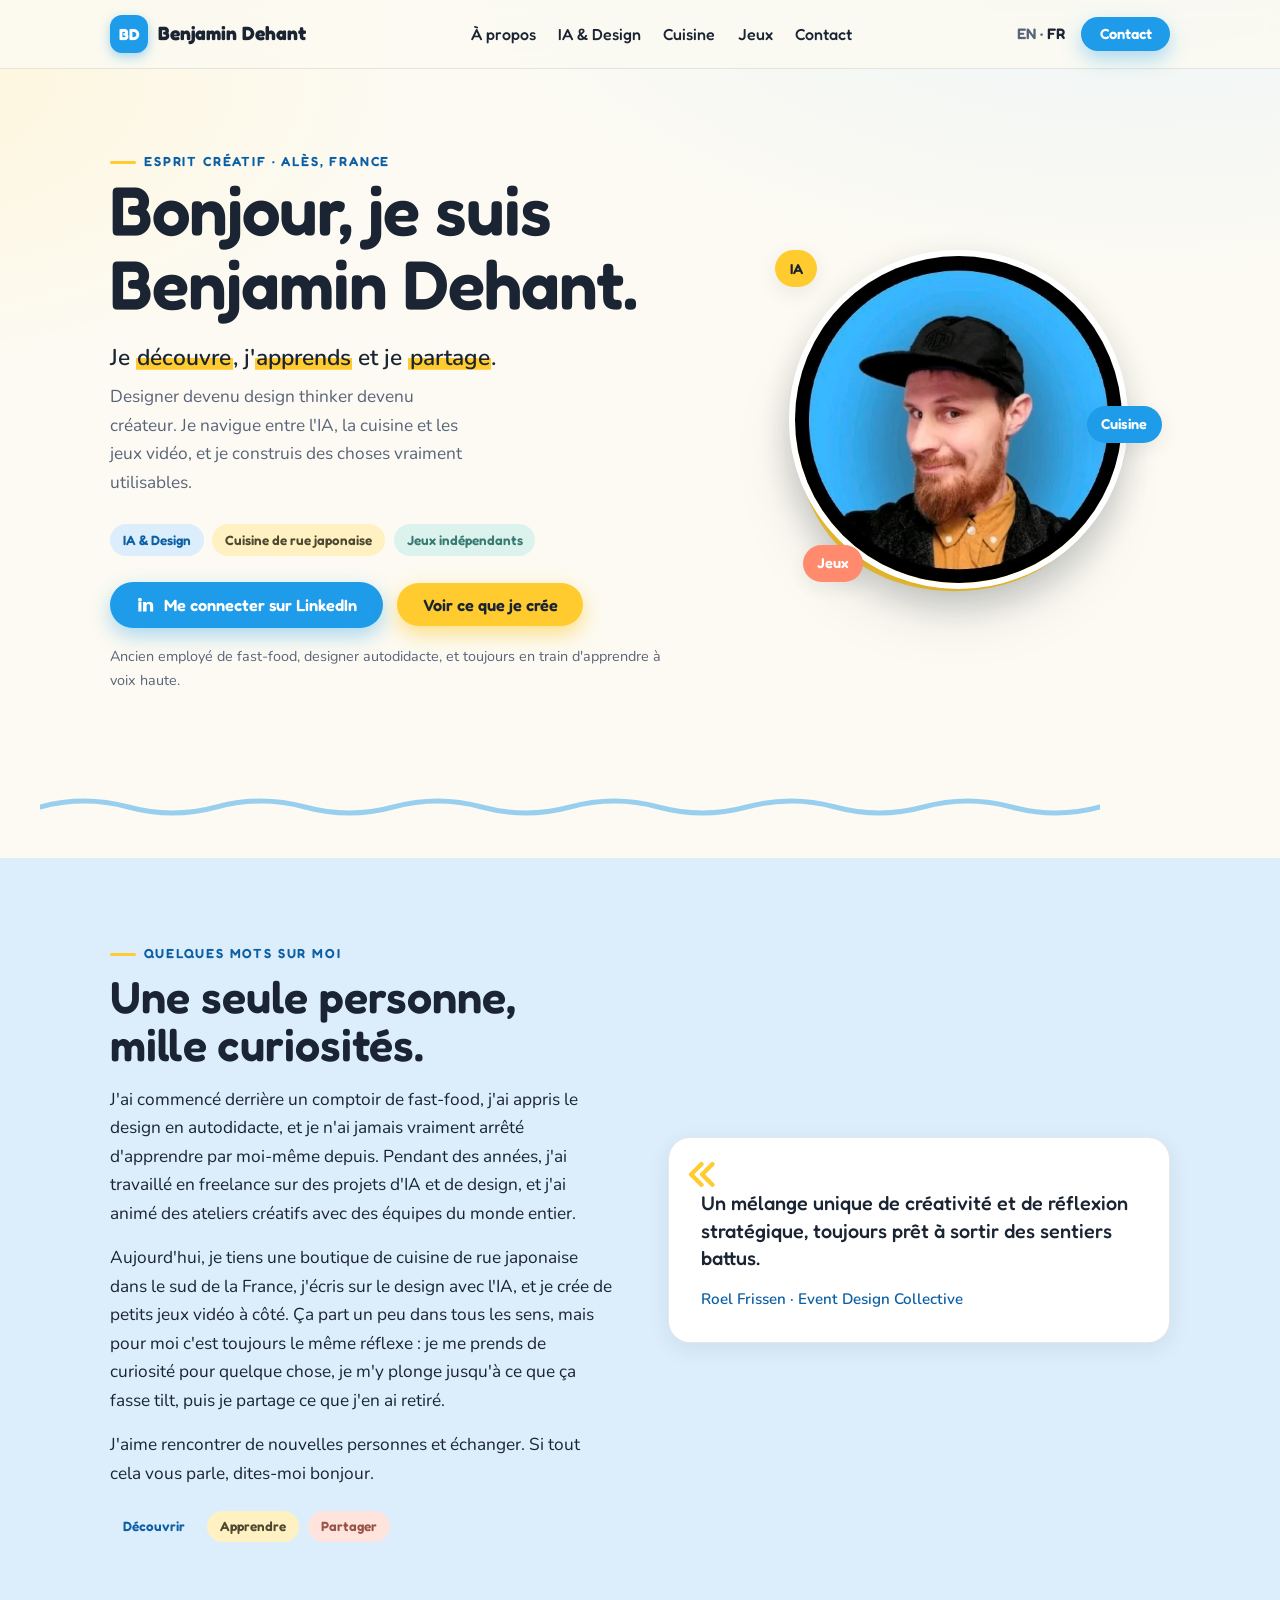
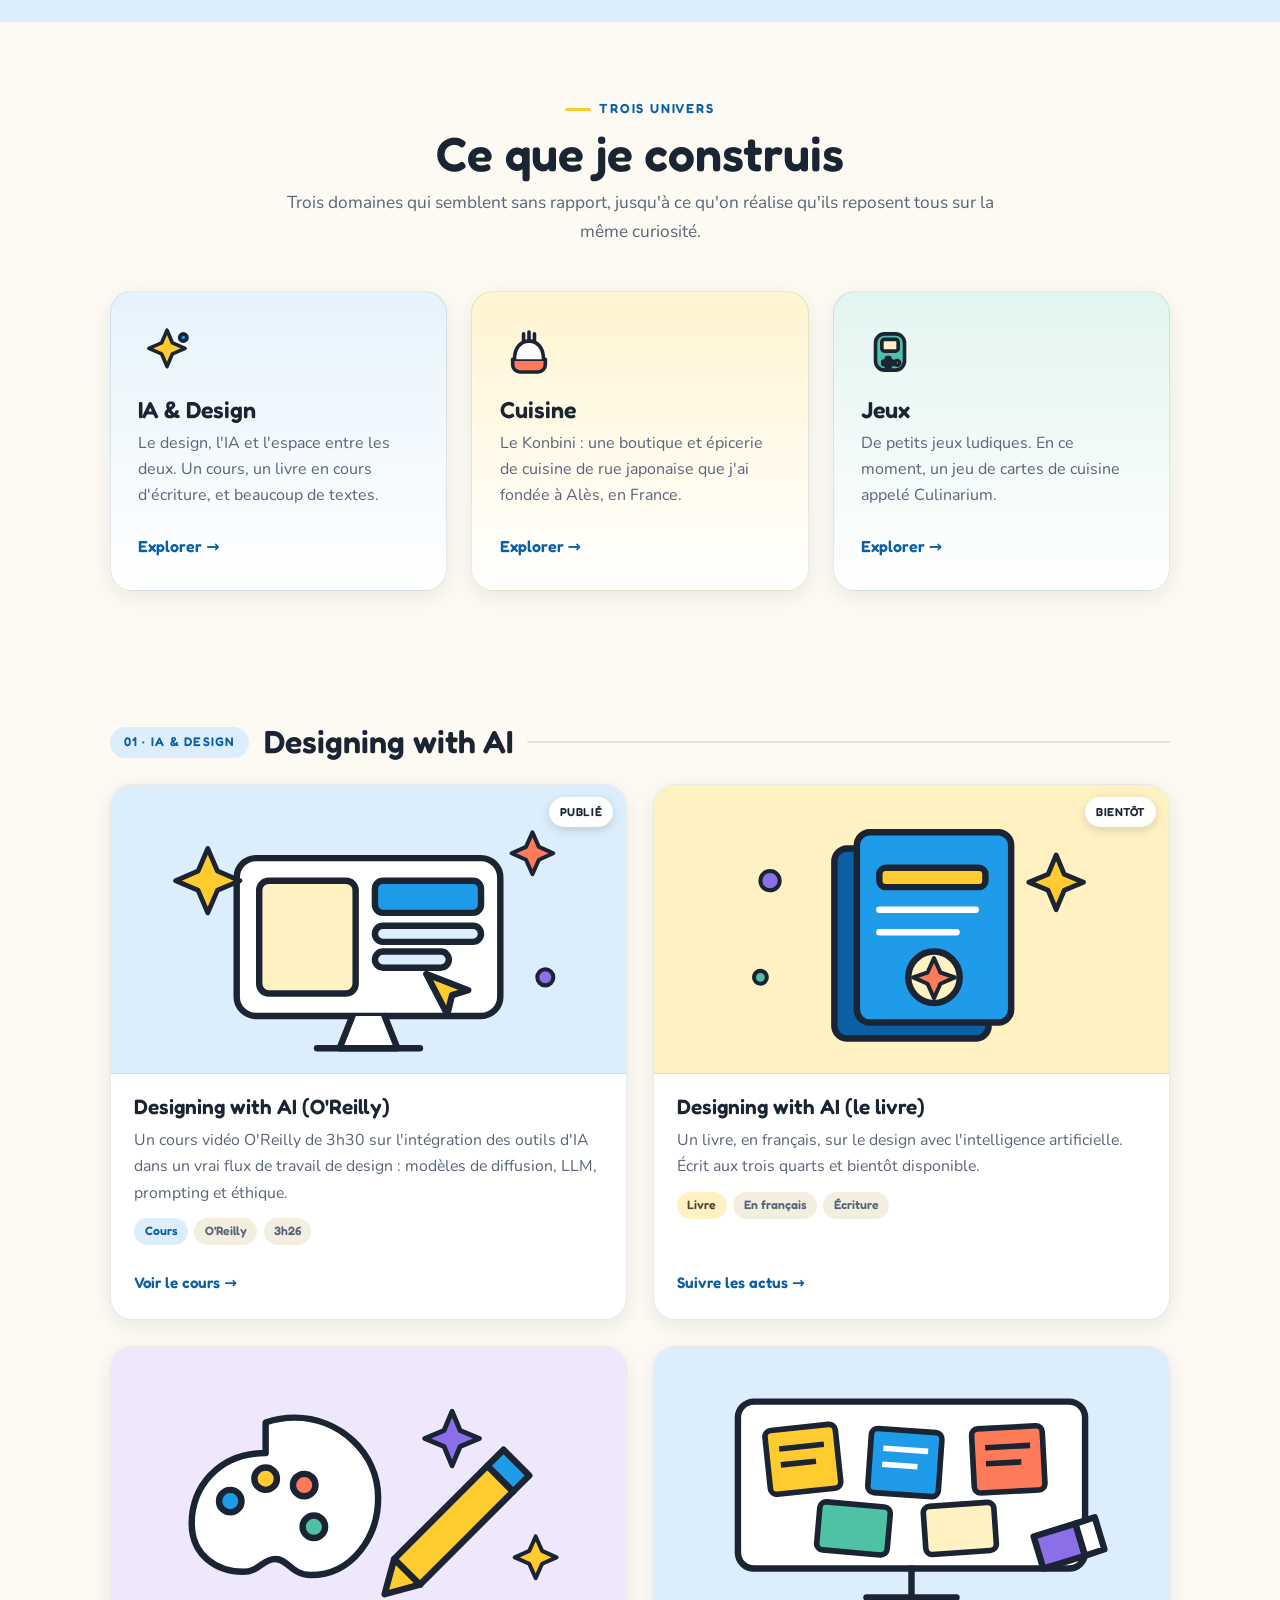
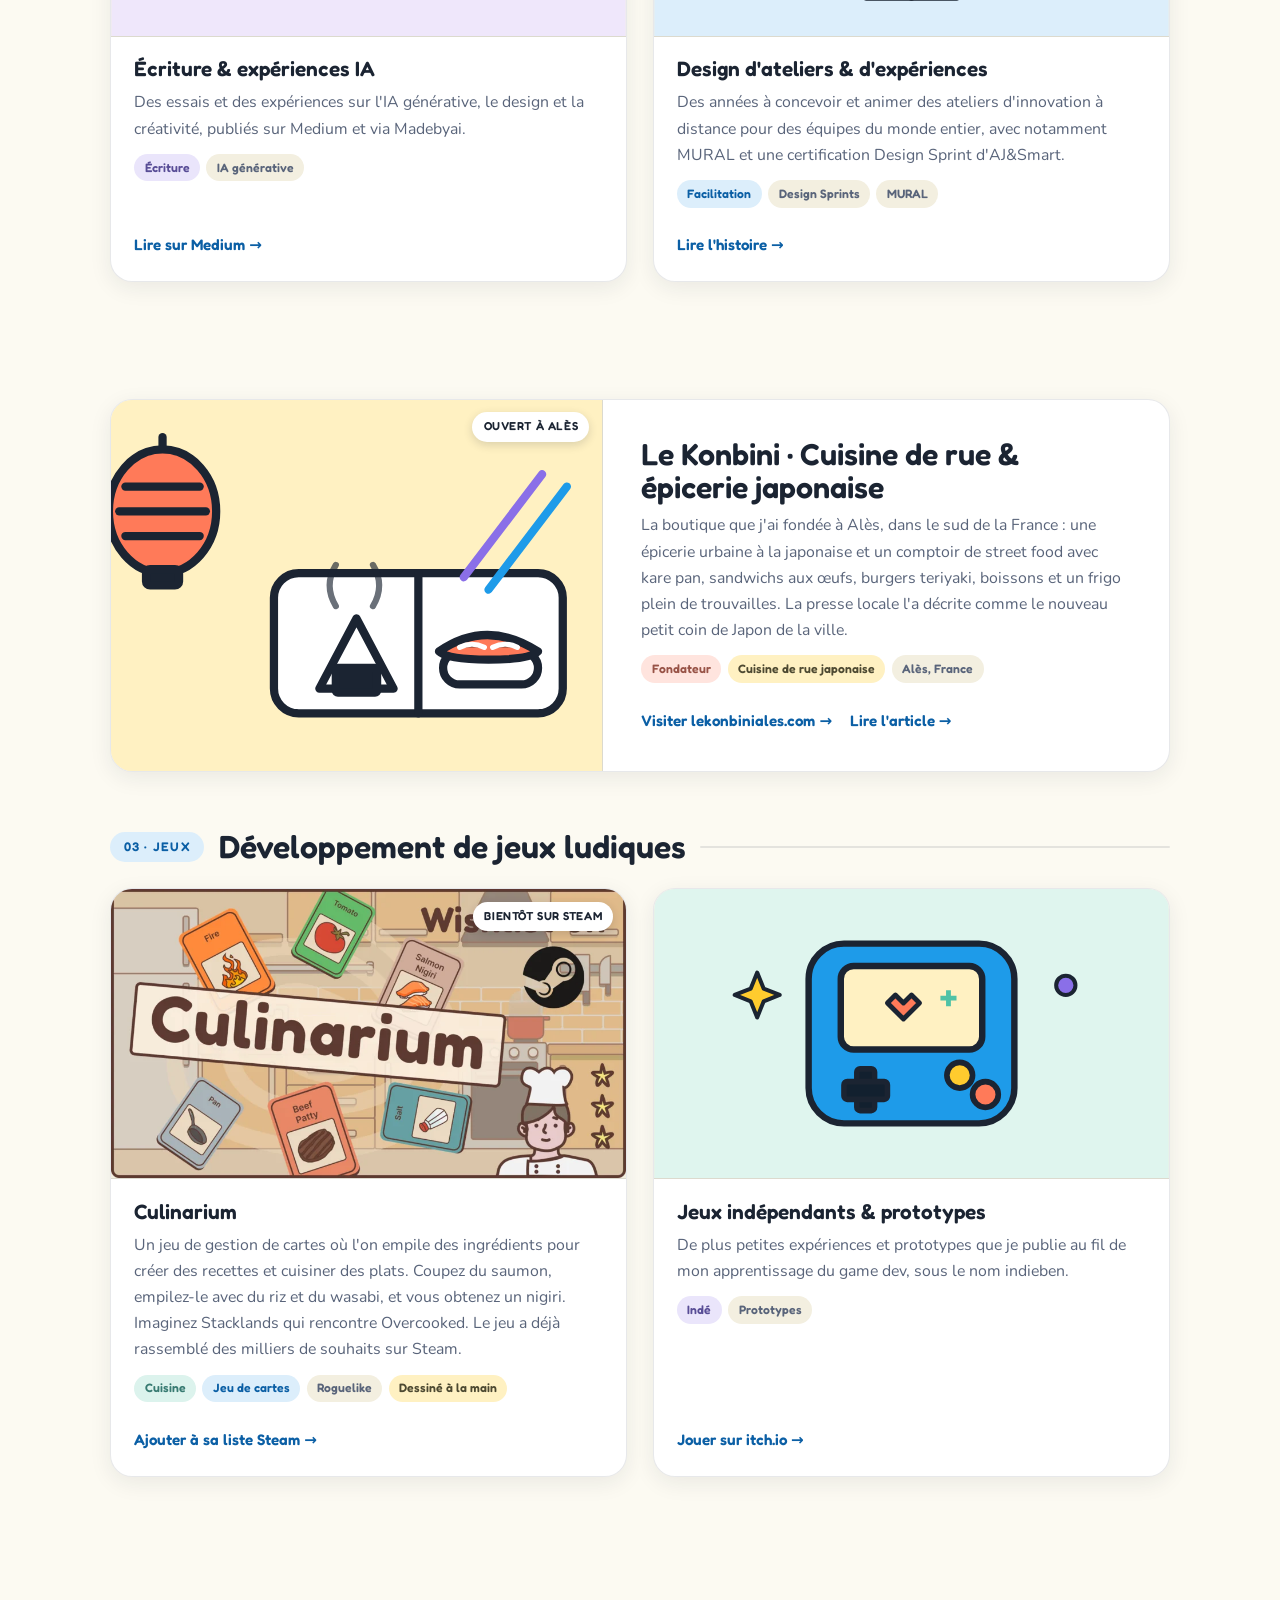
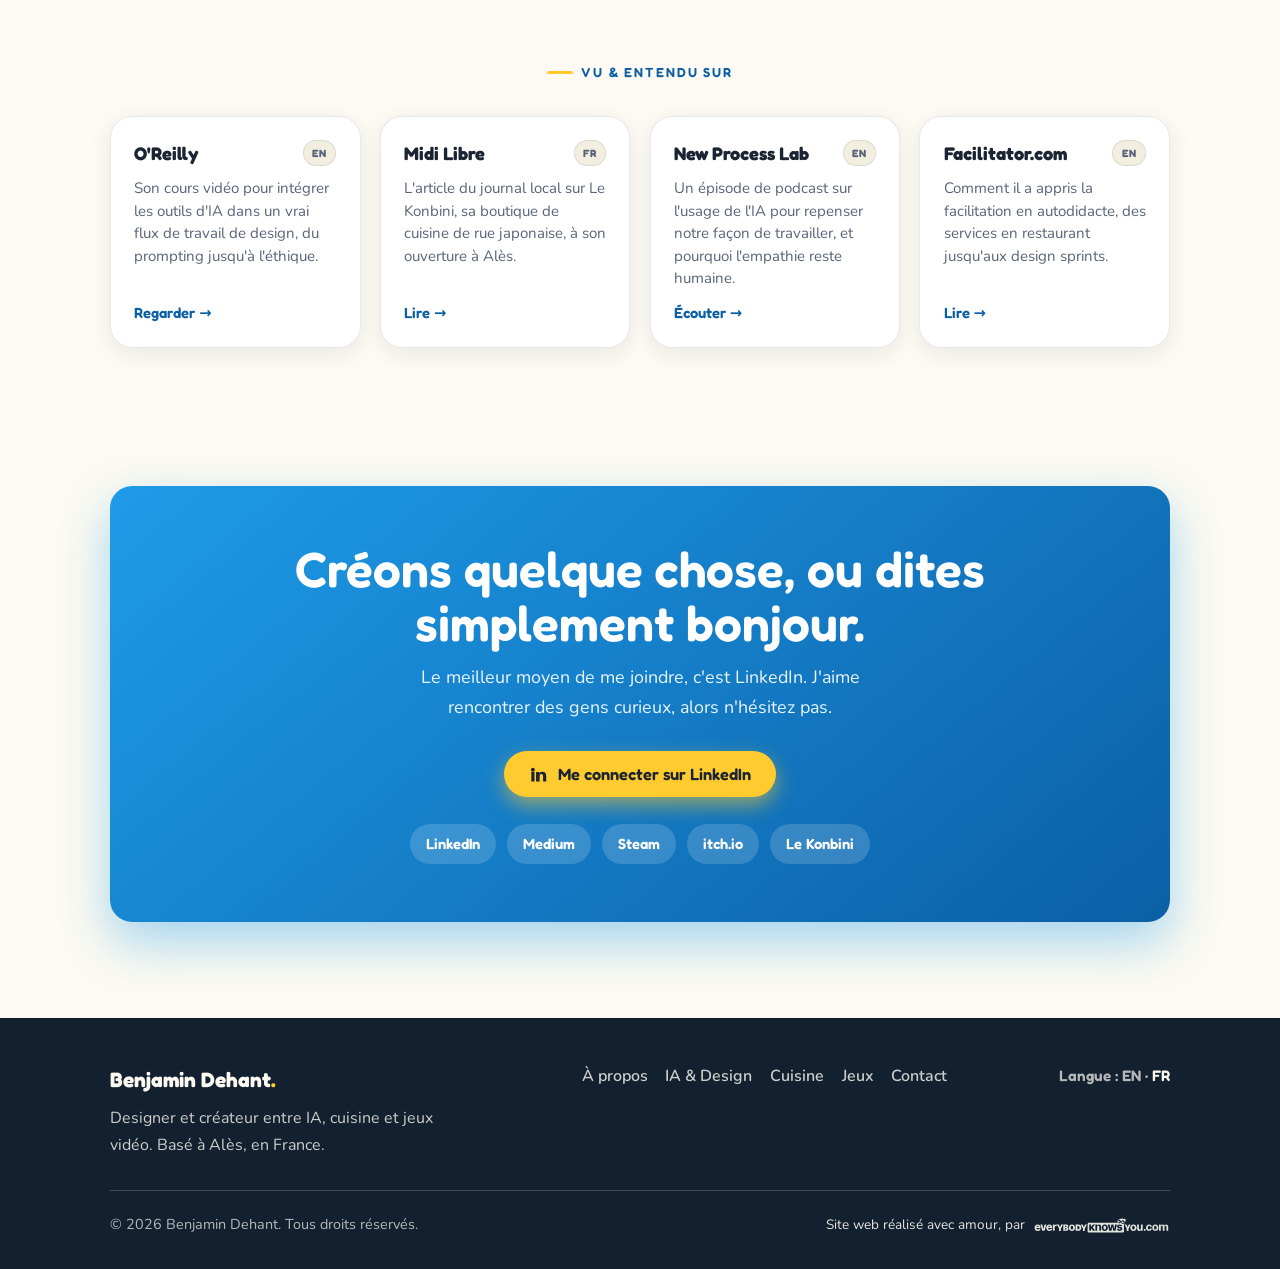
<file: fr/index.html>
<!DOCTYPE html>
<html lang="fr">
<head>
  <meta charset="UTF-8">
  <meta name="viewport" content="width=device-width, initial-scale=1.0">
  <title>Benjamin Dehant · Esprit créatif entre IA, cuisine et jeux vidéo</title>
  <meta name="description" content="Benjamin Dehant est un designer et créateur français qui travaille entre l'IA, la cuisine et les jeux vidéo. Il a fondé Le Konbini, enseigne « Designing with AI » sur O'Reilly et développe des jeux indépendants comme Culinarium.">
  <meta name="keywords" content="Benjamin Dehant, designer, design thinker, design avec l'IA, Le Konbini, cuisine de rue japonaise Alès, Culinarium, développeur de jeux indépendants, facilitateur d'ateliers, France, concepteur, design IA, jeu vidéo indépendant">

  <!-- Canonical + alternates -->
  <link rel="canonical" href="https://benjamindehant.com/fr/">
  <link rel="alternate" hreflang="en" href="https://benjamindehant.com/">
  <link rel="alternate" hreflang="fr" href="https://benjamindehant.com/fr/">
  <link rel="alternate" hreflang="x-default" href="https://benjamindehant.com/">

  <!-- Open Graph -->
  <meta property="og:title" content="Benjamin Dehant · Esprit créatif entre IA, cuisine et jeux vidéo">
  <meta property="og:description" content="Designer devenu créateur. Je découvre, j'apprends et je partage, entre l'IA, la cuisine et les jeux vidéo.">
  <meta property="og:type" content="profile">
  <meta property="og:url" content="https://benjamindehant.com/fr/">
  <meta property="og:image" content="https://benjamindehant.com/assets/images/social-share/benjamin-dehant.jpg">
  <meta property="og:image:width" content="1200">
  <meta property="og:image:height" content="630">
  <meta property="og:image:alt" content="Benjamin Dehant · Esprit créatif entre IA, cuisine et jeux vidéo">
  <meta property="og:site_name" content="Benjamin Dehant">
  <meta property="og:locale" content="fr_FR">
  <meta property="og:locale:alternate" content="en_US">

  <!-- Twitter Card -->
  <meta name="twitter:card" content="summary_large_image">
  <meta name="twitter:title" content="Benjamin Dehant · Esprit créatif entre IA, cuisine et jeux vidéo">
  <meta name="twitter:description" content="Designer devenu créateur. Je découvre, j'apprends et je partage.">
  <meta name="twitter:image" content="https://benjamindehant.com/assets/images/social-share/benjamin-dehant.jpg">

  <!-- Search -->
  <meta name="robots" content="index, follow, max-image-preview:large, max-snippet:-1, max-video-preview:-1">
  <meta name="author" content="Benjamin Dehant">
  <meta name="theme-color" content="#1E9BE9">
  <meta name="geo.region" content="FR">
  <meta name="geo.placename" content="Alès, France">
  <meta http-equiv="content-language" content="fr">

  <!-- Icons -->
  <link rel="icon" href="../favicon.ico" sizes="any">
  <link rel="icon" type="image/png" sizes="32x32" href="../favicon-32x32.png">
  <link rel="icon" type="image/png" sizes="16x16" href="../favicon-16x16.png">
  <link rel="apple-touch-icon" sizes="180x180" href="../apple-touch-icon.png">
  <link rel="manifest" href="../site.webmanifest">

  <!-- AI assistants -->
  <link rel="alternate" type="text/plain" title="llms.txt" href="https://benjamindehant.com/llms.txt">

  <!-- Preload hero portrait -->
  <link rel="preload" as="image" href="../assets/images/hero/benjamin-portrait.webp" type="image/webp" fetchpriority="high">

  <!-- Fonts (async) -->
  <link rel="preconnect" href="https://fonts.googleapis.com">
  <link rel="preconnect" href="https://fonts.gstatic.com" crossorigin>
  <link rel="preload" as="style" href="https://fonts.googleapis.com/css2?family=Fredoka:wght@400;500;600;700&family=Nunito:wght@400;600;700;800&display=swap">
  <link rel="stylesheet" href="https://fonts.googleapis.com/css2?family=Fredoka:wght@400;500;600;700&family=Nunito:wght@400;600;700;800&display=swap" media="print" onload="this.media='all'">
  <noscript><link rel="stylesheet" href="https://fonts.googleapis.com/css2?family=Fredoka:wght@400;500;600;700&family=Nunito:wght@400;600;700;800&display=swap"></noscript>

  <!-- Site CSS -->
  <link rel="stylesheet" href="../assets/css/tokens.css">
  <link rel="stylesheet" href="../assets/css/styles.css">

  <!-- Structured data: Person + Book + FAQ (fr) -->
  <script type="application/ld+json">
  {
    "@context": "https://schema.org",
    "@type": "Person",
    "name": "Benjamin Dehant",
    "jobTitle": "Designer, créateur et esprit créatif",
    "description": "Designer et créateur français qui travaille entre l'IA, la cuisine et les jeux vidéo. Fondateur du Konbini, auteur du cours O'Reilly « Designing with AI » et développeur indépendant du jeu Culinarium.",
    "url": "https://benjamindehant.com/fr/",
    "image": "https://benjamindehant.com/assets/images/hero/benjamin-portrait.webp",
    "nationality": "French",
    "worksFor": {"@type": "Organization", "name": "Le Konbini", "url": "https://lekonbiniales.com"},
    "address": {"@type": "PostalAddress", "addressCountry": "FR", "addressLocality": "Alès", "addressRegion": "Occitanie"},
    "knowsLanguage": ["fr", "en"],
    "knowsAbout": ["Design", "Intelligence artificielle appliquée au design", "Design thinking", "Facilitation d'ateliers", "Développement de jeux vidéo", "Cuisine de rue japonaise"],
    "sameAs": [
      "https://www.linkedin.com/in/benjamindehant/",
      "https://benjamin-dehant.medium.com/",
      "https://indieben.itch.io/",
      "https://store.steampowered.com/app/3183870/Culinarium/",
      "https://www.oreilly.com/videos/designing-with-ai/0790145633194/",
      "https://lekonbiniales.com"
    ]
  }
  </script>
  <script type="application/ld+json">
  {
    "@context": "https://schema.org",
    "@type": "FAQPage",
    "@id": "https://benjamindehant.com/fr/#faq",
    "mainEntity": [
      {"@type": "Question", "name": "Qui est Benjamin Dehant ?",
       "acceptedAnswer": {"@type": "Answer", "text": "Benjamin Dehant est un designer, design thinker et créateur français basé à Alès, en France. Il travaille dans trois domaines : l'IA et le design, la cuisine, et les jeux vidéo. Designer autodidacte, il est passé de la restauration rapide au design, et tient aujourd'hui une boutique de cuisine de rue japonaise tout en créant du contenu sur l'IA et des jeux indépendants."}},
      {"@type": "Question", "name": "Qu'est-ce que Le Konbini ?",
       "acceptedAnswer": {"@type": "Answer", "text": "Le Konbini est la boutique de cuisine de rue et épicerie urbaine à la japonaise que Benjamin a fondée à Alès, dans le sud de la France. On y trouve des produits comme le kare pan, des sandwichs aux œufs et des burgers teriyaki."}},
      {"@type": "Question", "name": "Que fait Benjamin avec l'IA ?",
       "acceptedAnswer": {"@type": "Answer", "text": "Benjamin a créé le cours vidéo O'Reilly « Designing with AI », écrit sur l'IA générative et le design, et rédige un livre en français sur le design avec l'IA. Il a passé des années à travailler en freelance sur des projets d'IA et de design."}},
      {"@type": "Question", "name": "Quels jeux Benjamin a-t-il créés ?",
       "acceptedAnswer": {"@type": "Answer", "text": "Benjamin développe Culinarium, un jeu de gestion de cartes de cuisine bientôt disponible sur Steam, et publie de plus petits jeux et prototypes sur itch.io sous le nom indieben."}},
      {"@type": "Question", "name": "Comment contacter Benjamin Dehant ?",
       "acceptedAnswer": {"@type": "Answer", "text": "Le meilleur moyen de joindre Benjamin est LinkedIn, à l'adresse linkedin.com/in/benjamindehant."}}
    ]
  }
  </script>
</head>
<body>

  <!-- ===================== HEADER ===================== -->
  <header class="site-header">
    <div class="wrap nav">
      <a class="brand" href="index.html" aria-label="Benjamin Dehant, accueil">
        <span class="logo-chip">BD</span>
        <span>Benjamin Dehant</span>
      </a>
      <nav class="nav-links" aria-label="Navigation principale">
        <a href="#about">À propos</a>
        <a href="#ai">IA &amp; Design</a>
        <a href="#food">Cuisine</a>
        <a href="#games">Jeux</a>
        <a href="#connect">Contact</a>
      </nav>
      <div class="nav-right">
        <div class="lang"><a href="../index.html" hreflang="en">EN</a> · <span class="active">FR</span></div>
        <a class="btn btn-primary btn-sm" href="https://www.linkedin.com/in/benjamindehant/" target="_blank" rel="noopener">Contact</a>
      </div>
    </div>
  </header>

  <main>

    <!-- ===================== HERO ===================== -->
    <section class="hero">
      <div class="wrap hero-grid">
        <div class="hero-copy reveal">
          <span class="eyebrow">Esprit créatif · Alès, France</span>
          <h1>Bonjour, je suis Benjamin&nbsp;Dehant.</h1>
          <p class="lead">Je <span class="mark">découvre</span>, j'<span class="mark">apprends</span> et je <span class="mark">partage</span>.</p>
          <p class="sub">Designer devenu design thinker devenu créateur. Je navigue entre l'IA, la cuisine et les jeux vidéo, et je construis des choses vraiment utilisables.</p>
          <div class="hero-verbs">
            <span class="tag blue">IA &amp; Design</span>
            <span class="tag yellow">Cuisine de rue japonaise</span>
            <span class="tag mint">Jeux indépendants</span>
          </div>
          <div class="hero-cta">
            <a class="btn btn-primary" href="https://www.linkedin.com/in/benjamindehant/" target="_blank" rel="noopener">
              <svg viewBox="0 0 24 24" fill="currentColor" aria-hidden="true"><path d="M4.98 3.5A2.5 2.5 0 1 0 5 8.5a2.5 2.5 0 0 0-.02-5zM3 9h4v12H3zM9 9h3.8v1.7h.05c.53-1 1.83-2.05 3.76-2.05C20.6 8.65 22 10.7 22 14v7h-4v-6.2c0-1.48-.03-3.38-2.06-3.38-2.06 0-2.38 1.6-2.38 3.27V21H9z"/></svg>
              Me connecter sur LinkedIn
            </a>
            <a class="btn btn-ghost" href="#work">Voir ce que je crée</a>
          </div>
          <p class="hero-note">Ancien employé de fast-food, designer autodidacte, et toujours en train d'apprendre à voix haute.</p>
        </div>

        <div class="hero-art reveal">
          <div class="portrait-wrap">
            <div class="portrait-blob" aria-hidden="true">
              <svg viewBox="0 0 400 400" xmlns="http://www.w3.org/2000/svg">
                <path d="M330 180c25 55 8 130-45 165s-140 32-190-8-70-120-42-178 105-92 165-78 87 42 112 99z" fill="#FFCB2E"/>
              </svg>
            </div>
            <img src="../assets/images/hero/benjamin-portrait.webp" alt="Benjamin Dehant, souriant avec une casquette" width="493" height="493" fetchpriority="high">
            <span class="float-sticker s1">IA</span>
            <span class="float-sticker s2">Cuisine</span>
            <span class="float-sticker s3">Jeux</span>
          </div>
        </div>
      </div>
    </section>

    <div class="wrap divider" aria-hidden="true">
      <svg class="squiggle" viewBox="0 0 1200 24" preserveAspectRatio="none" fill="none" stroke="currentColor" stroke-width="5" stroke-linecap="round">
        <path d="M0 12 Q 50 0 100 12 T 200 12 T 300 12 T 400 12 T 500 12 T 600 12 T 700 12 T 800 12 T 900 12 T 1000 12 T 1100 12 T 1200 12"/>
      </svg>
    </div>

    <!-- ===================== ABOUT ===================== -->
    <section class="about" id="about">
      <div class="wrap about-grid">
        <div class="about-copy reveal">
          <span class="eyebrow">Quelques mots sur moi</span>
          <h2 style="font-size:clamp(1.9rem,4.4vw,2.8rem);margin:.5rem 0 1rem">Une seule personne, mille curiosités.</h2>
          <p>J'ai commencé derrière un comptoir de fast-food, j'ai appris le design en autodidacte, et je n'ai jamais vraiment arrêté d'apprendre par moi-même depuis. Pendant des années, j'ai travaillé en freelance sur des projets d'IA et de design, et j'ai animé des ateliers créatifs avec des équipes du monde entier.</p>
          <p>Aujourd'hui, je tiens une boutique de cuisine de rue japonaise dans le sud de la France, j'écris sur le design avec l'IA, et je crée de petits jeux vidéo à côté. Ça part un peu dans tous les sens, mais pour moi c'est toujours le même réflexe : je me prends de curiosité pour quelque chose, je m'y plonge jusqu'à ce que ça fasse tilt, puis je partage ce que j'en ai retiré.</p>
          <p>J'aime rencontrer de nouvelles personnes et échanger. Si tout cela vous parle, dites-moi bonjour.</p>
          <div class="loop">
            <span class="tag blue">Découvrir</span>
            <span class="tag yellow">Apprendre</span>
            <span class="tag coral">Partager</span>
          </div>
        </div>
        <div class="reveal">
          <div class="quote-card paper">
            <span class="q-mark" aria-hidden="true">&laquo;</span>
            <blockquote>Un mélange unique de créativité et de réflexion stratégique, toujours prêt à sortir des sentiers battus.</blockquote>
            <cite>Roel Frissen · Event Design Collective</cite>
          </div>
        </div>
      </div>
    </section>

    <!-- ===================== PILLARS ===================== -->
    <section class="pillars" id="work">
      <div class="wrap">
        <div class="section-head reveal">
          <span class="eyebrow" style="justify-content:center">Trois univers</span>
          <h2>Ce que je construis</h2>
          <p>Trois domaines qui semblent sans rapport, jusqu'à ce qu'on réalise qu'ils reposent tous sur la même curiosité.</p>
        </div>
        <div class="pillar-grid">
          <a class="pillar p-ai paper reveal" href="#ai">
            <svg class="p-ico" viewBox="0 0 64 64" fill="none" stroke="#1B2432" stroke-width="4" stroke-linejoin="round" stroke-linecap="round" aria-hidden="true">
              <path d="M32 8l6 14 14 6-14 6-6 14-6-14-14-6 14-6z" fill="#FFCB2E"/>
              <circle cx="50" cy="16" r="4" fill="#1E9BE9"/>
            </svg>
            <h3>IA &amp; Design</h3>
            <p>Le design, l'IA et l'espace entre les deux. Un cours, un livre en cours d'écriture, et beaucoup de textes.</p>
            <span class="p-link">Explorer →</span>
          </a>
          <a class="pillar p-food paper reveal" href="#food">
            <svg class="p-ico" viewBox="0 0 64 64" fill="none" stroke="#1B2432" stroke-width="4" stroke-linejoin="round" stroke-linecap="round" aria-hidden="true">
              <path d="M14 40h36v6a8 8 0 0 1-8 8H22a8 8 0 0 1-8-8z" fill="#FF7A59"/>
              <path d="M16 40c0-12 6-20 16-20s16 8 16 20" fill="#FFFFFF"/>
              <line x1="26" y1="12" x2="26" y2="20"/><line x1="32" y1="10" x2="32" y2="20"/><line x1="38" y1="12" x2="38" y2="20"/>
            </svg>
            <h3>Cuisine</h3>
            <p>Le Konbini : une boutique et épicerie de cuisine de rue japonaise que j'ai fondée à Alès, en France.</p>
            <span class="p-link">Explorer →</span>
          </a>
          <a class="pillar p-games paper reveal" href="#games">
            <svg class="p-ico" viewBox="0 0 64 64" fill="none" stroke="#1B2432" stroke-width="4" stroke-linejoin="round" stroke-linecap="round" aria-hidden="true">
              <rect x="16" y="12" width="32" height="40" rx="10" fill="#4FC2A6"/>
              <rect x="23" y="18" width="18" height="13" rx="3" fill="#FFF1C2"/>
              <rect x="28" y="38" width="4" height="12" rx="1" fill="#1B2432"/>
              <rect x="24" y="42" width="12" height="4" rx="1" fill="#1B2432"/>
              <circle cx="40" cy="44" r="2.6" fill="#FFCB2E"/>
            </svg>
            <h3>Jeux</h3>
            <p>De petits jeux ludiques. En ce moment, un jeu de cartes de cuisine appelé Culinarium.</p>
            <span class="p-link">Explorer →</span>
          </a>
        </div>
      </div>
    </section>

    <!-- ===================== WORK ===================== -->
    <section class="work">
      <div class="wrap">

        <!-- IA & Design -->
        <div class="work-group" id="ai">
          <div class="group-head reveal">
            <span class="g-badge">01 · IA &amp; Design</span>
            <h3>Designing with AI</h3>
            <span class="rule"></span>
          </div>
          <div class="card-grid cols-2">

            <article class="proj paper reveal">
              <div class="thumb">
                <span class="badge-status">Publié</span>
                <img class="svg-thumb" src="../assets/images/projects/ai-course.svg" alt="Cours Designing with AI" loading="lazy">
              </div>
              <div class="body">
                <h4>Designing with AI (O'Reilly)</h4>
                <p>Un cours vidéo O'Reilly de 3h30 sur l'intégration des outils d'IA dans un vrai flux de travail de design : modèles de diffusion, LLM, prompting et éthique.</p>
                <div class="tags"><span class="tag blue">Cours</span><span class="tag">O'Reilly</span><span class="tag">3h26</span></div>
                <div class="links">
                  <a href="https://www.oreilly.com/videos/designing-with-ai/0790145633194/" target="_blank" rel="noopener">Voir le cours →</a>
                </div>
              </div>
            </article>

            <article class="proj paper reveal">
              <div class="thumb">
                <span class="badge-status">Bientôt</span>
                <img class="svg-thumb" src="../assets/images/projects/ai-book.svg" alt="Livre sur le design avec l'IA" loading="lazy">
              </div>
              <div class="body">
                <h4>Designing with AI (le livre)</h4>
                <p>Un livre, en français, sur le design avec l'intelligence artificielle. Écrit aux trois quarts et bientôt disponible.</p>
                <div class="tags"><span class="tag yellow">Livre</span><span class="tag">En français</span><span class="tag">Écriture</span></div>
                <div class="links">
                  <a href="https://www.linkedin.com/in/benjamindehant/" target="_blank" rel="noopener">Suivre les actus →</a>
                </div>
              </div>
            </article>

            <article class="proj paper reveal">
              <div class="thumb">
                <img class="svg-thumb" src="../assets/images/projects/writing-ai.svg" alt="Écriture et expériences IA" loading="lazy">
              </div>
              <div class="body">
                <h4>Écriture &amp; expériences IA</h4>
                <p>Des essais et des expériences sur l'IA générative, le design et la créativité, publiés sur Medium et via Madebyai.</p>
                <div class="tags"><span class="tag grape">Écriture</span><span class="tag">IA générative</span></div>
                <div class="links">
                  <a href="https://benjamin-dehant.medium.com/" target="_blank" rel="noopener">Lire sur Medium →</a>
                </div>
              </div>
            </article>

            <article class="proj paper reveal">
              <div class="thumb">
                <img class="svg-thumb" src="../assets/images/projects/workshop.svg" alt="Design d'ateliers et d'expériences" loading="lazy">
              </div>
              <div class="body">
                <h4>Design d'ateliers &amp; d'expériences</h4>
                <p>Des années à concevoir et animer des ateliers d'innovation à distance pour des équipes du monde entier, avec notamment MURAL et une certification Design Sprint d'AJ&amp;Smart.</p>
                <div class="tags"><span class="tag blue">Facilitation</span><span class="tag">Design Sprints</span><span class="tag">MURAL</span></div>
                <div class="links">
                  <a href="https://facilitator.com/blog/facilitation-career" target="_blank" rel="noopener">Lire l'histoire →</a>
                </div>
              </div>
            </article>

          </div>
        </div>

        <!-- Cuisine -->
        <div class="work-group" id="food">
          <div class="group-head reveal">
            <span class="g-badge">02 · Cuisine</span>
            <h3>Le Konbini</h3>
            <span class="rule"></span>
          </div>
          <div class="card-grid">
            <article class="proj feature-row paper reveal">
              <div class="thumb">
                <span class="badge-status">Ouvert à Alès</span>
                <img class="svg-thumb" src="../assets/images/projects/konbini.svg" alt="Le Konbini, cuisine de rue japonaise" loading="lazy">
              </div>
              <div class="body">
                <h4>Le Konbini · Cuisine de rue &amp; épicerie japonaise</h4>
                <p>La boutique que j'ai fondée à Alès, dans le sud de la France : une épicerie urbaine à la japonaise et un comptoir de street food avec kare pan, sandwichs aux œufs, burgers teriyaki, boissons et un frigo plein de trouvailles. La presse locale l'a décrite comme le nouveau petit coin de Japon de la ville.</p>
                <div class="tags"><span class="tag coral">Fondateur</span><span class="tag yellow">Cuisine de rue japonaise</span><span class="tag">Alès, France</span></div>
                <div class="links">
                  <a href="https://lekonbiniales.com" target="_blank" rel="noopener">Visiter lekonbiniales.com →</a>
                  <a href="https://www.midilibre.fr/2025/08/19/boissons-kare-pan-sandwichs-aux-oeufs-burger-teriyaki-le-konbini-la-nouvelle-epicerie-urbaine-a-la-japonaise-12881566.php" target="_blank" rel="noopener">Lire l'article →</a>
                </div>
              </div>
            </article>
          </div>
        </div>

        <!-- Jeux -->
        <div class="work-group" id="games">
          <div class="group-head reveal">
            <span class="g-badge">03 · Jeux</span>
            <h3>Développement de jeux ludiques</h3>
            <span class="rule"></span>
          </div>
          <div class="card-grid cols-2">

            <article class="proj paper reveal">
              <div class="thumb">
                <span class="badge-status">Bientôt sur Steam</span>
                <img src="../assets/images/projects/culinarium.webp" alt="Culinarium, un jeu de cartes de cuisine" loading="lazy">
              </div>
              <div class="body">
                <h4>Culinarium</h4>
                <p>Un jeu de gestion de cartes où l'on empile des ingrédients pour créer des recettes et cuisiner des plats. Coupez du saumon, empilez-le avec du riz et du wasabi, et vous obtenez un nigiri. Imaginez Stacklands qui rencontre Overcooked. Le jeu a déjà rassemblé des milliers de souhaits sur Steam.</p>
                <div class="tags"><span class="tag mint">Cuisine</span><span class="tag blue">Jeu de cartes</span><span class="tag">Roguelike</span><span class="tag yellow">Dessiné à la main</span></div>
                <div class="links">
                  <a href="https://store.steampowered.com/app/3183870/Culinarium/" target="_blank" rel="noopener">Ajouter à sa liste Steam →</a>
                </div>
              </div>
            </article>

            <article class="proj paper reveal">
              <div class="thumb">
                <img class="svg-thumb" src="../assets/images/projects/itch-games.svg" alt="Jeux indépendants sur itch.io" loading="lazy">
              </div>
              <div class="body">
                <h4>Jeux indépendants &amp; prototypes</h4>
                <p>De plus petites expériences et prototypes que je publie au fil de mon apprentissage du game dev, sous le nom indieben.</p>
                <div class="tags"><span class="tag grape">Indé</span><span class="tag">Prototypes</span></div>
                <div class="links">
                  <a href="https://indieben.itch.io/" target="_blank" rel="noopener">Jouer sur itch.io →</a>
                </div>
              </div>
            </article>

          </div>
        </div>

      </div>
    </section>

    <!-- ===================== PRESSE ===================== -->
    <section class="press">
      <div class="wrap">
        <div class="section-head reveal" style="margin-bottom:2rem">
          <span class="eyebrow" style="justify-content:center">Vu &amp; entendu sur</span>
        </div>
        <div class="press-grid">
          <a class="press-item paper reveal" href="https://www.oreilly.com/videos/designing-with-ai/0790145633194/" target="_blank" rel="noopener">
            <div class="press-item-head"><span class="press-name">O'Reilly</span><span class="lang-tag">EN</span></div>
            <p>Son cours vidéo pour intégrer les outils d'IA dans un vrai flux de travail de design, du prompting jusqu'à l'éthique.</p>
            <span class="press-more">Regarder →</span>
          </a>
          <a class="press-item paper reveal" href="https://www.midilibre.fr/2025/08/19/boissons-kare-pan-sandwichs-aux-oeufs-burger-teriyaki-le-konbini-la-nouvelle-epicerie-urbaine-a-la-japonaise-12881566.php" target="_blank" rel="noopener">
            <div class="press-item-head"><span class="press-name">Midi Libre</span><span class="lang-tag">FR</span></div>
            <p>L'article du journal local sur Le Konbini, sa boutique de cuisine de rue japonaise, à son ouverture à Alès.</p>
            <span class="press-more">Lire →</span>
          </a>
          <a class="press-item paper reveal" href="https://newprocesslab.com/ai-threat-or-chance-for-human-centric-bpm/" target="_blank" rel="noopener">
            <div class="press-item-head"><span class="press-name">New Process Lab</span><span class="lang-tag">EN</span></div>
            <p>Un épisode de podcast sur l'usage de l'IA pour repenser notre façon de travailler, et pourquoi l'empathie reste humaine.</p>
            <span class="press-more">Écouter →</span>
          </a>
          <a class="press-item paper reveal" href="https://facilitator.com/blog/facilitation-career" target="_blank" rel="noopener">
            <div class="press-item-head"><span class="press-name">Facilitator.com</span><span class="lang-tag">EN</span></div>
            <p>Comment il a appris la facilitation en autodidacte, des services en restaurant jusqu'aux design sprints.</p>
            <span class="press-more">Lire →</span>
          </a>
        </div>
      </div>
    </section>

    <!-- ===================== CONTACT ===================== -->
    <section class="connect" id="connect">
      <div class="wrap">
        <div class="connect-card paper reveal">
          <h2>Créons quelque chose, ou dites simplement bonjour.</h2>
          <p>Le meilleur moyen de me joindre, c'est LinkedIn. J'aime rencontrer des gens curieux, alors n'hésitez pas.</p>
          <a class="btn btn-ghost" href="https://www.linkedin.com/in/benjamindehant/" target="_blank" rel="noopener">
            <svg viewBox="0 0 24 24" fill="currentColor" aria-hidden="true"><path d="M4.98 3.5A2.5 2.5 0 1 0 5 8.5a2.5 2.5 0 0 0-.02-5zM3 9h4v12H3zM9 9h3.8v1.7h.05c.53-1 1.83-2.05 3.76-2.05C20.6 8.65 22 10.7 22 14v7h-4v-6.2c0-1.48-.03-3.38-2.06-3.38-2.06 0-2.38 1.6-2.38 3.27V21H9z"/></svg>
            Me connecter sur LinkedIn
          </a>
          <div class="social-row">
            <a href="https://www.linkedin.com/in/benjamindehant/" target="_blank" rel="noopener">LinkedIn</a>
            <a href="https://benjamin-dehant.medium.com/" target="_blank" rel="noopener">Medium</a>
            <a href="https://store.steampowered.com/app/3183870/Culinarium/" target="_blank" rel="noopener">Steam</a>
            <a href="https://indieben.itch.io/" target="_blank" rel="noopener">itch.io</a>
            <a href="https://lekonbiniales.com" target="_blank" rel="noopener">Le Konbini</a>
          </div>
        </div>
      </div>
    </section>

  </main>

  <!-- ===================== PIED DE PAGE ===================== -->
  <footer class="site-footer">
    <div class="wrap">
      <div class="footer-grid">
        <div>
          <div class="footer-brand">Benjamin Dehant<span>.</span></div>
          <p style="max-width:36ch;margin-top:.5rem;opacity:.8">Designer et créateur entre IA, cuisine et jeux vidéo. Basé à Alès, en France.</p>
        </div>
        <nav class="footer-links" aria-label="Pied de page">
          <a href="#about">À propos</a>
          <a href="#ai">IA &amp; Design</a>
          <a href="#food">Cuisine</a>
          <a href="#games">Jeux</a>
          <a href="#connect">Contact</a>
        </nav>
        <div class="lang">Langue : <a href="../index.html" hreflang="en">EN</a> · <span class="active">FR</span></div>
      </div>
      <div class="footer-bottom">
        <span class="copy">© 2026 Benjamin Dehant. Tous droits réservés.</span>
        <a class="eky-credit" href="https://everybodyknowsyou.com" target="_blank" rel="noopener" aria-label="Site web réalisé avec amour par everybodyknowsyou.com">
          <span class="eky-credit__text">Site web réalisé avec amour, par</span>
          <svg role="img" aria-label="everybodyknowsyou.com" xmlns="http://www.w3.org/2000/svg" viewBox="0 0 1296.95 160.34">
            <defs><style>.cls-1{fill:var(--eky-bg,#ffffff)}.cls-2{fill:var(--eky-fg,currentColor)}</style></defs>
            <g>
              <g>
                <g>
                  <rect class="cls-2" x="515.16" y="55.21" width="342.62" height="90.52" rx="12" ry="12"/>
                  <path class="cls-1" d="M530.13,71.12h16.6v15.46l-.24,6.96h.32l3.32-4.61,15.14-17.81h19.83l-22.02,25.02,22.18,33.68h-19.92l-13.76-20.73-4.86,5.34v15.38h-16.6v-58.69Z"/>
                  <path class="cls-1" d="M604.13,71.12v8.01h.32c4.53-6.23,10.53-9.23,18.54-9.23,12.47,0,18.94,7.29,18.94,22.02v37.89h-16.6v-35.3c0-7.69-2.75-10.85-8.58-10.85-7.21,0-11.82,4.7-11.82,12.14v34h-16.6v-58.69h15.79Z"/>
                  <path class="cls-1" d="M647.37,100.43c0-17.57,11.09-30.52,29.31-30.52s29.31,12.95,29.31,30.52-11.09,30.6-29.31,30.6-29.31-13.03-29.31-30.6ZM688.66,100.43c0-9.8-3.81-17.16-11.98-17.16s-11.98,7.37-11.98,17.16,3.81,17.24,11.98,17.24,11.98-7.45,11.98-17.24Z"/>
                  <path class="cls-1" d="M705.66,71.12h17.57l6.64,35.62c.41,2.02.73,4.86,1.14,6.88h.32l1.21-6.88,6.88-35.62h18.54l7.45,35.62,1.29,6.88h.32l1.05-6.88,5.99-35.62h17.24l-13.28,58.69h-21.53l-6.64-32.38-1.29-6.88h-.32l-1.21,6.88-6.56,32.38h-21.45l-13.36-58.69Z"/>
                  <path class="cls-1" d="M791.81,110.79l17-.08c.57,4.78,3.72,7.53,9.31,7.53,4.61,0,7.85-1.7,7.85-5.26,0-2.67-1.78-4.37-5.59-5.26l-14.09-3.24c-8.98-2.02-13.84-7.77-13.84-16.27,0-11.5,8.99-18.3,24.69-18.3,14.65,0,23.56,6.96,23.8,18.05h-17c-.49-3.32-2.67-5.67-7.69-5.67-4.37,0-7.21,1.54-7.21,4.61,0,2.43,1.7,3.81,5.59,4.7l14.09,3.24c9.23,2.1,14.09,8.18,14.09,16.84,0,12.71-10.28,19.35-24.77,19.35-16.19,0-25.99-7.77-26.23-20.24Z"/>
                </g>
                <g>
                  <path class="cls-2" d="M918.06,100.39c0-17.57,11.09-30.52,29.31-30.52s29.31,12.95,29.31,30.52-11.09,30.6-29.31,30.6-29.31-13.03-29.31-30.6ZM959.34,100.39c0-9.8-3.81-17.16-11.98-17.16s-11.98,7.37-11.98,17.16,3.81,17.24,11.98,17.24,11.98-7.45,11.98-17.24Z"/>
                  <path class="cls-2" d="M1018.85,129.78v-7.85h-.32c-4.61,6.15-10.52,9.07-17.89,9.07-11.98,0-18.46-7.29-18.46-21.94v-37.97h16.6v35.38c0,7.69,2.83,10.77,8.18,10.77,6.56,0,11.09-4.61,11.09-12.63v-33.52h16.6v58.69h-15.79Z"/>
                  <path class="cls-2" d="M884.01,109.52l-20.4-38.4h17.84l8.26,17.75c.99,2.06,1.9,4.96,2.89,7.02h.33c.91-2.06,1.82-4.96,2.72-7.02l7.85-17.75h17.51l-20.07,38.57v21.31h-16.93v-21.47Z"/>
                </g>
                <g>
                  <path class="cls-2" d="M14.66,100.39c0-17.97,10.85-30.52,29.55-30.52s28.01,12.47,27.36,34.41h-39.35c.89,8.91,4.53,14.01,11.66,14.01,5.67,0,9.31-3,10.44-8.5h16.76c-2.19,13.28-12.31,21.21-26.88,21.21-18.7,0-29.55-12.63-29.55-30.6ZM54.58,92.54c-1.05-6.56-4.78-9.96-10.36-9.96s-9.8,3.64-11.42,9.96h21.78Z"/>
                  <path class="cls-2" d="M69.8,71.09h17.49l9.47,35.62c.57,2.02,1.05,4.86,1.62,6.88h.32l1.54-6.88,8.99-35.62h17.16l-17.81,58.69h-21.13l-17.65-58.69Z"/>
                  <path class="cls-2" d="M124.69,100.39c0-17.97,10.85-30.52,29.55-30.52s28.01,12.47,27.36,34.41h-39.35c.89,8.91,4.53,14.01,11.66,14.01,5.67,0,9.31-3,10.44-8.5h16.76c-2.19,13.28-12.31,21.21-26.88,21.21-18.7,0-29.55-12.63-29.55-30.6ZM164.61,92.54c-1.05-6.56-4.78-9.96-10.36-9.96s-9.8,3.64-11.42,9.96h21.78Z"/>
                  <path class="cls-2" d="M187.44,71.09h15.46v9.47h.32c3.64-7.37,8.74-10.69,15.71-10.69,1.86,0,3.56.24,5.1.81v15.79h-.32c-1.7-.49-3.24-.73-5.18-.73-9.15,0-14.49,5.42-14.49,16.11v27.93h-16.6v-58.69Z"/>
                  <path class="cls-2" d="M285.57,71.09h26.15c13.52,0,20.97,5.42,20.97,14.82,0,6.15-3.08,10.36-9.96,12.39v.32c8.02,1.46,12.23,6.23,12.23,13.84,0,10.52-8.42,17.33-21.7,17.33h-27.69v-58.69ZM316.66,88.82c0-3.64-2.02-5.18-6.56-5.18h-7.93v10.77h7.93c4.37,0,6.56-1.86,6.56-5.59ZM318.6,111.24c0-3.81-2.27-5.99-6.88-5.99h-9.55v11.98h9.63c4.45,0,6.8-2.19,6.8-5.99Z"/>
                  <path class="cls-2" d="M337.95,100.39c0-17.57,11.09-30.52,29.31-30.52s29.31,12.95,29.31,30.52-11.09,30.6-29.31,30.6-29.31-13.03-29.31-30.6ZM379.24,100.39c0-9.8-3.8-17.16-11.98-17.16s-11.98,7.37-11.98,17.16,3.8,17.24,11.98,17.24,11.98-7.45,11.98-17.24Z"/>
                  <path class="cls-2" d="M402.08,71.09h24.13c18.62,0,29.63,10.36,29.63,29.31s-11.01,29.39-29.63,29.39h-24.13v-58.69ZM438.99,100.39c0-10.77-5.83-16.19-13.36-16.19h-6.96v32.46h6.96c7.53,0,13.36-5.51,13.36-16.27Z"/>
                  <path class="cls-2" d="M471.04,109.52l-20.4-38.4h17.84l8.26,17.75c.99,2.06,1.9,4.96,2.89,7.02h.33c.91-2.06,1.82-4.96,2.72-7.02l7.85-17.75h17.51l-20.07,38.57v21.31h-16.93v-21.47Z"/>
                  <path class="cls-2" d="M245.89,109.52l-20.4-38.4h17.84l8.26,17.75c.99,2.06,1.9,4.96,2.89,7.02h.33c.91-2.06,1.82-4.96,2.72-7.02l7.85-17.75h17.51l-20.07,38.57v21.31h-16.93v-21.47Z"/>
                </g>
              </g>
              <g>
                <g>
                  <path class="cls-2" d="M837.89,14.05c5.42-1.65,11.14.47,13.85,5.48.39.72,1.1,1.2,1.88,1.34.7.12,1.52-.2,2.16-.74,4.05-3.38,9.74-3.68,14.06-.7,4.24,2.92,5.92,8.22,4.35,13.25l-6.96,22.26c-2.45,8.46-9.67,14.45-18.27,15.02-8.94.6-17.2-4.68-20.36-13.03-.17-.45-.5-.62-.88-.67s-.66.09-.98.46c-5.78,6.49-15.01,8.59-23.07,5.2-7.59-3.19-12.57-10.83-12.37-19.15.21-8.44,5.67-16.24,13.97-18.77l32.61-9.94ZM844.69,65.73c8.85,1.59,17.31-4.28,18.9-13.13,1.59-8.85-4.28-17.31-13.13-18.9-8.85-1.59-17.31,4.28-18.9,13.13-1.59,8.85,4.28,17.31,13.13,18.9ZM808.72,59.25c8.85,1.59,17.31-4.28,18.9-13.13,1.59-8.85-4.28-17.31-13.13-18.9-8.85-1.59-17.31,4.28-18.9,13.13-1.59,8.85,4.28,17.31,13.13,18.9Z"/>
                  <g>
                    <path class="cls-1" d="M850.46,33.7c8.85,1.59,14.72,10.06,13.13,18.9-1.59,8.85-10.06,14.72-18.9,13.13-8.85-1.59-14.72-10.06-13.13-18.9s10.06-14.72,18.9-13.13Z"/>
                    <path class="cls-1" d="M814.49,27.22c8.85,1.59,14.72,10.06,13.13,18.9-1.59,8.85-10.06,14.72-18.9,13.13-8.85-1.59-14.72-10.06-13.13-18.9,1.59-8.85,10.06-14.72,18.9-13.13Z"/>
                  </g>
                </g>
                <g>
                  <g>
                    <path class="cls-2" d="M847.57,56.91c-.06-.86-.28-1.56-.42-2.47.64.65,1.19,1.16,1.91,1.66,1.12.79,2.71.42,3.44-.7.73-1.11.45-2.64-.68-3.44-.71-.5-1.52-.66-2.4-1.05,1.54-.53,3.13-1,3.41-2.57.17-.93-.14-1.9-.84-2.43-1.03-.79-2.26-.75-3.22.02-.58.46-1.06.91-1.67,1.49.18-.89.4-1.63.45-2.5.09-1.44-1.09-2.58-2.46-2.58s-2.55,1.17-2.48,2.62c.04.85.33,1.53.43,2.46-.47-.54-.95-.89-1.43-1.33-1.13-1.04-2.8-.99-3.77.19-.91,1.1-.66,2.87.58,3.67.72.46,1.49.65,2.34.99-.88.38-1.73.56-2.45,1.09-1.21.89-1.32,2.65-.36,3.69,1.04,1.12,2.62,1.06,3.73.03l1.46-1.34c-.23.92-.51,1.75-.51,2.68,0,1.41,1.2,2.5,2.56,2.45s2.46-1.22,2.37-2.6Z"/>
                    <path class="cls-2" d="M847.57,56.91c.09,1.38-1.03,2.55-2.37,2.6s-2.56-1.05-2.56-2.45c0-.94.27-1.76.51-2.68l-1.46,1.34c-1.12,1.03-2.7,1.09-3.73-.03-.96-1.04-.84-2.8.36-3.69.71-.53,1.56-.71,2.45-1.09-.85-.34-1.62-.53-2.34-.99-1.24-.79-1.49-2.57-.58-3.67.97-1.17,2.64-1.23,3.77-.19.48.45.96.79,1.43,1.33-.1-.93-.38-1.61-.43-2.46-.07-1.44,1.07-2.62,2.48-2.62s2.55,1.14,2.46,2.58c-.05.87-.27,1.6-.45,2.5.61-.58,1.09-1.03,1.67-1.49.96-.77,2.19-.81,3.22-.02.7.54,1,1.5.84,2.43-.28,1.57-1.87,2.04-3.41,2.57.88.39,1.69.54,2.4,1.05,1.13.8,1.41,2.33.68,3.44-.73,1.11-2.32,1.48-3.44.7-.72-.5-1.27-1.01-1.91-1.66.14.92.37,1.62.42,2.47Z"/>
                  </g>
                  <g>
                    <path class="cls-2" d="M810.13,50.42c.09-1.04-.23-1.92-.46-2.9.76.65,1.37,1.38,2.24,1.82,1.23.63,2.73.08,3.32-1.08s.21-2.6-.95-3.29c-.73-.43-1.51-.63-2.28-.94.71-.21,1.29-.46,1.92-.73,1.42-.61,1.98-2.23,1.25-3.55s-2.48-1.69-3.67-.79c-.67.5-1.22,1.01-1.84,1.61.23-1.08.58-2.02.43-3.07-.18-1.23-1.33-2.03-2.49-2.01s-2.27.88-2.4,2.1c-.11,1.04.22,1.91.45,2.98-.52-.57-1.04-.93-1.58-1.42-1.11-1-2.86-.89-3.77.32s-.53,2.95.79,3.67c.74.41,1.47.63,2.23.89-.85.33-1.63.52-2.35.98-1.23.78-1.49,2.47-.66,3.57s2.46,1.35,3.58.48c.64-.49,1.17-.96,1.77-1.57-.22,1.07-.56,1.95-.45,2.98.14,1.28,1.29,2.13,2.5,2.11s2.29-.84,2.41-2.17Z"/>
                    <path class="cls-2" d="M810.13,50.42c-.12,1.32-1.24,2.14-2.41,2.17s-2.36-.83-2.5-2.11c-.11-1.03.23-1.91.45-2.98-.6.61-1.13,1.08-1.77,1.57-1.12.87-2.73.66-3.58-.48s-.57-2.79.66-3.57c.72-.46,1.5-.64,2.35-.98-.77-.26-1.49-.48-2.23-.89-1.32-.73-1.68-2.5-.79-3.67s2.66-1.32,3.77-.32c.54.49,1.06.85,1.58,1.42-.23-1.07-.56-1.94-.45-2.98.13-1.22,1.24-2.08,2.4-2.1s2.31.78,2.49,2.01c.15,1.05-.2,1.99-.43,3.07.62-.6,1.17-1.1,1.84-1.61,1.2-.9,2.97-.5,3.67.79s.17,2.93-1.25,3.55c-.63.27-1.21.52-1.92.73.77.32,1.55.51,2.28.94,1.16.68,1.53,2.13.95,3.29s-2.09,1.71-3.32,1.08c-.87-.44-1.48-1.17-2.24-1.82.23.98.55,1.86.46,2.9Z"/>
                  </g>
                </g>
              </g>
            </g>
            <g fill="var(--eky-fg, currentColor)">
              <path d="M1046.08,112.99h15.96v16.61h-15.96v-16.61Z"/>
              <path d="M1065.91,100.33c0-17.49,11.29-30.39,29.1-30.39,13.79,0,25.15,8.06,26.36,22.41h-16.85c-.56-5.8-4.03-9.11-9.43-9.11-8.06,0-11.93,7.42-11.93,17.09s3.79,17.17,11.85,17.17c5.4,0,8.95-3.3,9.67-9.67h16.85c-1.13,14.91-12.66,22.97-26.52,22.97-18.14,0-29.1-12.98-29.1-30.47Z"/>
              <path d="M1124.75,100.33c0-17.49,11.04-30.39,29.18-30.39s29.18,12.9,29.18,30.39-11.04,30.47-29.18,30.47-29.18-12.98-29.18-30.47ZM1165.86,100.33c0-9.75-3.79-17.09-11.93-17.09s-11.93,7.33-11.93,17.09,3.79,17.17,11.93,17.17,11.93-7.42,11.93-17.17Z"/>
              <path d="M1204.31,71.15v7.98h.32c4.43-5.97,10.64-9.19,17.9-9.19s12.41,3.14,15.4,9.19h.32c4.92-6.21,10.72-9.19,17.9-9.19,12.58,0,19.27,8.71,19.27,22.81v36.84h-16.53v-34.26c0-7.66-2.34-11.69-8.06-11.69-6.53,0-10.56,5-10.56,12.9v33.05h-16.53v-34.34c0-7.58-2.42-11.61-8.14-11.61-6.61,0-10.48,5.24-10.48,12.9v33.05h-16.53v-58.44h15.72Z"/>
            </g>
          </svg>
        </a>
      </div>
    </div>
  </footer>

  <script src="../assets/js/main.js" defer></script>
</body>
</html>
</file>
<file: assets/css/tokens.css>
/* ============================================================
   tokens.css  ·  COLORS + FONTS ONLY. The single source of truth.
   Edit THIS file to re-skin the whole site. Nothing else hard-codes hex.
   Brand: playful, hand-drawn, blue + yellow (Benjamin Dehant).
   ============================================================ */
:root{
  /* ---- Core palette ---- */
  --bg:        #FCFAF2;   /* warm paper background */
  --ink:       #1B2432;   /* main text (soft navy, not pure black) */
  --muted:     #59647A;   /* secondary text */
  --surface:   #FFFFFF;   /* cards */
  --surface-2: #F3EFE0;   /* alt / cream sections */

  /* ---- Brand accents ---- */
  --blue:      #1E9BE9;   /* primary accent: buttons, links, highlights */
  --blue-deep: #0B5FA5;   /* darker blue for headings / hovers */
  --blue-soft: #DCEEFB;   /* pale blue wash for section backgrounds */
  --yellow:    #FFCB2E;   /* secondary accent: highlighter, stickers, stars */
  --yellow-soft:#FFF1C2;  /* pale yellow wash */

  /* ---- Playful tertiary tints (used sparingly in art / tags) ---- */
  --coral:     #FF7A59;
  --mint:      #4FC2A6;
  --grape:     #8A6FE8;

  /* ---- Footer credit colors (read by the EKY logo) ---- */
  --footer-bg: #12202F;   /* dark footer background */
  --footer-fg: #FCFAF2;   /* footer text */

  /* ---- Extra ---- */
  --white: #FFFFFF;   /* pure white for text/borders on colored surfaces */

  /* ---- Fonts ---- */
  --font-display: 'Fredoka', system-ui, -apple-system, sans-serif;
  --font-body:    'Nunito',  system-ui, -apple-system, sans-serif;

  /* ---- Layout ---- */
  --max: 1140px;
}
</file>
<file: assets/css/styles.css>
/* ============================================================
   styles.css  -  everything except colors/fonts (those live in tokens.css).
   References tokens via var(); never hard-codes a brand hex.
   Aesthetic: clean, modern, softly playful and curvy (blue + yellow).
   Distinct from the everybodyknowsyou.com sticker/scrapbook house style:
   soft blurred shadows, light hairline borders, generous rounding.
   ============================================================ */

/* derived design tokens (shadows/borders reference the color tokens) */
:root{
  --hair:     color-mix(in srgb, var(--ink) 10%, transparent);
  --hair-soft:color-mix(in srgb, var(--ink) 6%, transparent);
  --shadow-1: 0 6px 22px color-mix(in srgb, var(--ink) 8%, transparent);
  --shadow-2: 0 16px 40px color-mix(in srgb, var(--ink) 14%, transparent);
  --radius:   22px;
}

/* ---------- reset & base ---------- */
*{margin:0;padding:0;box-sizing:border-box}
html{scroll-behavior:smooth}
body{
  font-family:var(--font-body);
  color:var(--ink);
  background:var(--bg);
  line-height:1.65;
  -webkit-font-smoothing:antialiased;
  overflow-x:hidden;
}
img{max-width:100%;display:block}
a{color:var(--blue-deep);text-decoration:none}
a:hover{color:var(--blue)}
h1,h2,h3,h4{font-family:var(--font-display);line-height:1.08;font-weight:600;color:var(--ink)}
.wrap{max-width:var(--max);margin:0 auto;padding:0 clamp(1.1rem,4vw,2.5rem)}
section{position:relative}

/* very soft ambient tint, kept subtle */
body::before{
  content:"";position:fixed;inset:0;z-index:-2;pointer-events:none;
  background:
    radial-gradient(1200px 600px at 90% -8%, var(--blue-soft), transparent 60%),
    radial-gradient(900px 500px at -10% 8%, var(--yellow-soft), transparent 60%),
    var(--bg);
  opacity:.5;
}

/* ---------- reusable bits ---------- */
.eyebrow{
  font-family:var(--font-display);font-weight:600;
  text-transform:uppercase;letter-spacing:.14em;font-size:.82rem;
  color:var(--blue-deep);display:inline-flex;align-items:center;gap:.5rem;
}
.eyebrow::before{content:"";width:26px;height:3px;border-radius:3px;background:var(--yellow)}

.mark{
  background:linear-gradient(120deg, var(--yellow) 0%, var(--yellow) 100%);
  background-repeat:no-repeat;background-position:0 82%;background-size:100% 38%;
  padding:0 .06em;border-radius:2px;
}

.section-head{max-width:720px;margin:0 auto 2.8rem;text-align:center}
.section-head h2{font-size:clamp(1.9rem,4.4vw,3rem);margin:.5rem 0 .6rem}
.section-head p{color:var(--muted);font-size:1.08rem}

/* soft card base */
.paper{
  background:var(--surface);
  border:1px solid var(--hair);
  border-radius:var(--radius);
  box-shadow:var(--shadow-1);
}

/* buttons - pill, soft colored shadow, gentle lift (no hard offset) */
.btn{
  display:inline-flex;align-items:center;gap:.6rem;cursor:pointer;
  font-family:var(--font-display);font-weight:600;font-size:1.02rem;
  padding:.85rem 1.6rem;border-radius:999px;border:0;line-height:1;
  transition:transform .16s ease, box-shadow .16s ease, background .16s ease;
  text-decoration:none;
}
.btn svg{width:1.15em;height:1.15em}
.btn-primary{background:var(--blue);color:var(--white);box-shadow:0 8px 20px color-mix(in srgb,var(--blue) 36%,transparent)}
.btn-primary:hover{color:var(--white);background:var(--blue-deep);transform:translateY(-2px);box-shadow:0 12px 26px color-mix(in srgb,var(--blue) 44%,transparent)}
.btn-primary:active{transform:translateY(0)}
.btn-ghost{background:var(--yellow);color:var(--ink);box-shadow:0 8px 20px color-mix(in srgb,var(--yellow) 55%,transparent)}
.btn-ghost:hover{color:var(--ink);background:color-mix(in srgb,var(--yellow) 88%,var(--ink));transform:translateY(-2px);box-shadow:0 12px 26px color-mix(in srgb,var(--yellow) 60%,transparent)}
.btn-ghost:active{transform:translateY(0)}
.btn-sm{padding:.58rem 1.15rem;font-size:.92rem}

/* soft pill tags (no heavy border, no rotation) */
.tag{
  display:inline-flex;align-items:center;gap:.4rem;
  font-family:var(--font-display);font-weight:600;font-size:.84rem;
  padding:.3rem .8rem;border-radius:999px;
  background:var(--surface-2);color:var(--muted);
}
.tag.blue{background:var(--blue-soft);color:var(--blue-deep)}
.tag.yellow{background:var(--yellow-soft);color:color-mix(in srgb,var(--ink) 78%,var(--yellow))}
.tag.mint{background:color-mix(in srgb,var(--mint) 20%,var(--white));color:color-mix(in srgb,var(--mint) 55%,var(--ink))}
.tag.coral{background:color-mix(in srgb,var(--coral) 20%,var(--white));color:color-mix(in srgb,var(--coral) 55%,var(--ink))}
.tag.grape{background:color-mix(in srgb,var(--grape) 18%,var(--white));color:color-mix(in srgb,var(--grape) 55%,var(--ink))}

/* ---------- header ---------- */
.site-header{
  position:sticky;top:0;z-index:50;
  backdrop-filter:blur(10px);
  background:color-mix(in srgb,var(--bg) 80%, transparent);
  border-bottom:1px solid var(--hair);
}
.nav{display:flex;align-items:center;justify-content:space-between;height:68px;gap:1rem}
.brand{display:inline-flex;align-items:center;gap:.6rem;font-family:var(--font-display);font-weight:700;font-size:1.2rem;color:var(--ink)}
.brand .logo-chip{
  width:38px;height:38px;border-radius:12px;
  background:var(--blue);display:grid;place-items:center;color:var(--white);
  font-weight:700;font-size:1rem;box-shadow:0 4px 12px color-mix(in srgb,var(--blue) 40%,transparent);
}
.nav-links{display:flex;align-items:center;gap:1.4rem}
.nav-links a{font-family:var(--font-display);font-weight:500;color:var(--ink);font-size:1rem}
.nav-links a:hover{color:var(--blue-deep)}
.nav-right{display:flex;align-items:center;gap:1rem}
.lang{font-family:var(--font-display);font-weight:600;font-size:.95rem;color:var(--muted);white-space:nowrap}
.lang a{color:var(--muted)}
.lang a:hover{color:var(--blue-deep)}
.lang .active{color:var(--ink)}
@media (max-width:860px){ .nav-links{display:none} }

/* ---------- hero ---------- */
.hero{padding:clamp(2.5rem,6vw,4.8rem) 0 clamp(2.5rem,6vw,4rem)}
.hero-grid{display:grid;grid-template-columns:1.15fr .85fr;gap:clamp(2rem,5vw,4rem);align-items:center}
.hero-copy h1{font-size:clamp(2.5rem,6vw,4.3rem);letter-spacing:-.015em}
.hero-copy .lead{font-size:clamp(1.15rem,2.3vw,1.42rem);color:var(--ink);margin:1.1rem 0 .4rem;font-weight:600}
.hero-copy .sub{font-size:1.08rem;color:var(--muted);max-width:36ch;margin-bottom:1.7rem}
.hero-verbs{display:flex;flex-wrap:wrap;gap:.55rem;margin:.2rem 0 1.6rem}
.hero-cta{display:flex;flex-wrap:wrap;gap:.9rem;align-items:center}
.hero-note{font-size:.9rem;color:var(--muted);margin-top:1.1rem}

/* portrait blob */
.hero-art{position:relative;display:grid;place-items:center;min-height:340px}
.portrait-wrap{position:relative;width:min(80%,350px);aspect-ratio:1;isolation:isolate}
.portrait-blob{position:absolute;inset:-10%;z-index:-1}
.portrait-blob svg{width:100%;height:100%;display:block;filter:drop-shadow(0 18px 30px color-mix(in srgb,var(--ink) 12%,transparent))}
.portrait-wrap img{
  width:100%;height:100%;object-fit:cover;border-radius:50%;
  border:6px solid var(--white);
  box-shadow:0 14px 34px color-mix(in srgb,var(--ink) 20%,transparent);
}
.float-sticker{
  position:absolute;font-family:var(--font-display);font-weight:600;font-size:.9rem;
  padding:.42rem .9rem;border-radius:999px;background:var(--white);
  box-shadow:var(--shadow-1);z-index:2;animation:bob 4.5s ease-in-out infinite;
}
.float-sticker.s1{top:0;left:-4%;background:var(--yellow);color:var(--ink);animation-delay:0s}
.float-sticker.s2{top:46%;right:-10%;background:var(--blue);color:var(--white);animation-delay:.9s}
.float-sticker.s3{bottom:2%;left:4%;background:color-mix(in srgb,var(--coral) 88%,var(--white));color:var(--white);animation-delay:1.8s}
@keyframes bob{0%,100%{transform:translateY(0)}50%{transform:translateY(-9px)}}

/* squiggle divider */
.squiggle{display:block;width:100%;height:24px;color:color-mix(in srgb,var(--blue) 45%,var(--bg))}
.divider{margin:clamp(1.2rem,4vw,2.4rem) 0}

/* ---------- about (light-blue band) ---------- */
.about{padding:clamp(3rem,7vw,5rem) 0;background:var(--blue-soft)}
.about-grid{display:grid;grid-template-columns:1fr 1fr;gap:clamp(1.8rem,5vw,3.5rem);align-items:center}
.about-copy p{margin-bottom:1rem;font-size:1.08rem}
.about-copy p:last-child{margin-bottom:0}
.quote-card{padding:1.9rem 2rem;position:relative;background:var(--white)}
.quote-card .q-mark{font-family:var(--font-display);font-size:3.2rem;color:var(--yellow);line-height:.5;position:absolute;top:1.1rem;left:1.2rem}
.quote-card blockquote{font-family:var(--font-display);font-weight:500;font-size:1.24rem;line-height:1.38;padding-top:1.4rem;color:var(--ink)}
.quote-card cite{display:block;margin-top:.9rem;font-style:normal;font-weight:600;color:var(--blue-deep);font-size:.95rem}
.loop{display:flex;flex-wrap:wrap;gap:.6rem;margin-top:1.4rem}

/* ---------- pillars ---------- */
.pillars{padding:clamp(2.8rem,6vw,4.4rem) 0}
.pillar-grid{display:grid;grid-template-columns:repeat(3,1fr);gap:1.5rem}
.pillar{
  padding:1.9rem 1.7rem;text-decoration:none;color:var(--ink);
  transition:transform .18s ease, box-shadow .18s ease;
  display:flex;flex-direction:column;gap:.5rem;
}
.pillar:hover{transform:translateY(-6px);box-shadow:var(--shadow-2);color:var(--ink)}
.pillar .p-ico{width:58px;height:58px;margin-bottom:.5rem}
.pillar h3{font-size:1.45rem}
.pillar p{color:var(--muted);font-size:1rem}
.pillar .p-link{margin-top:auto;padding-top:1rem;font-family:var(--font-display);font-weight:600;color:var(--blue-deep);display:inline-flex;gap:.35rem;align-items:center}
.pillar.p-ai{background:linear-gradient(180deg,color-mix(in srgb,var(--blue-soft) 70%,var(--white)),var(--white))}
.pillar.p-food{background:linear-gradient(180deg,color-mix(in srgb,var(--yellow-soft) 75%,var(--white)),var(--white))}
.pillar.p-games{background:linear-gradient(180deg,color-mix(in srgb,var(--mint) 16%,var(--white)),var(--white))}

/* ---------- work / projects ---------- */
.work{padding:clamp(2.5rem,6vw,4rem) 0}
.work-group{margin-bottom:clamp(2.4rem,5vw,3.6rem)}
.group-head{display:flex;align-items:center;gap:.9rem;margin-bottom:1.5rem}
.group-head .g-badge{
  font-family:var(--font-display);font-weight:600;font-size:.78rem;text-transform:uppercase;letter-spacing:.1em;
  padding:.32rem .85rem;border-radius:999px;background:var(--blue-soft);color:var(--blue-deep)
}
.group-head h3{font-size:clamp(1.5rem,3.2vw,2rem)}
.group-head .rule{flex:1;height:2px;border-radius:2px;background:var(--hair)}

.card-grid{display:grid;grid-template-columns:repeat(auto-fill,minmax(300px,1fr));gap:1.6rem}
.card-grid.cols-2{grid-template-columns:repeat(2,1fr)}
@media (max-width:720px){.card-grid.cols-2{grid-template-columns:1fr}}

.proj{
  overflow:hidden;display:flex;flex-direction:column;background:var(--surface);
  transition:transform .18s ease, box-shadow .18s ease;
}
.proj:hover{transform:translateY(-6px);box-shadow:var(--shadow-2)}
.proj .thumb{position:relative;aspect-ratio:16/9;overflow:hidden;background:var(--surface-2);border-bottom:1px solid var(--hair)}
.proj .thumb img{width:100%;height:100%;object-fit:cover}
.proj .thumb .svg-thumb{width:100%;height:100%}
.proj .badge-status{
  position:absolute;top:.8rem;right:.8rem;z-index:2;
  font-family:var(--font-display);font-weight:600;font-size:.72rem;text-transform:uppercase;letter-spacing:.05em;
  padding:.32rem .7rem;border-radius:999px;background:var(--white);color:var(--ink);
  box-shadow:0 3px 10px color-mix(in srgb,var(--ink) 16%,transparent);
}
.proj .body{padding:1.35rem 1.45rem 1.5rem;display:flex;flex-direction:column;gap:.55rem;flex:1}
.proj .body h4{font-size:1.3rem}
.proj .body p{color:var(--muted);font-size:.99rem}
.proj .tags{display:flex;flex-wrap:wrap;gap:.4rem;margin-top:.2rem}
.proj .tags .tag{font-size:.76rem;padding:.24rem .65rem}
.proj .body .links{margin-top:auto;padding-top:1rem;display:flex;flex-wrap:wrap;gap:1.1rem}
.proj .body .links a{font-family:var(--font-display);font-weight:600;font-size:.95rem}

/* horizontal feature card (used for a single hero project, e.g. Le Konbini) */
.proj.feature-row{grid-column:1 / -1;display:grid;grid-template-columns:1fr 1.15fr;flex-direction:unset}
.proj.feature-row .thumb{aspect-ratio:auto;height:100%;min-height:280px;border-bottom:0;border-right:1px solid var(--hair)}
.proj.feature-row .body{padding:clamp(1.5rem,3vw,2.4rem)}
.proj.feature-row .body h4{font-size:clamp(1.4rem,2.6vw,1.9rem)}
@media (max-width:760px){
  .proj.feature-row{grid-template-columns:1fr}
  .proj.feature-row .thumb{min-height:200px;border-right:0;border-bottom:1px solid var(--hair)}
}

/* ---------- press / mentions ---------- */
.press{padding:clamp(2.4rem,5vw,3.6rem) 0}
.press-grid{display:grid;grid-template-columns:repeat(auto-fit,minmax(238px,1fr));gap:1.2rem}
.press-item{
  display:flex;flex-direction:column;gap:.55rem;padding:1.35rem 1.45rem;
  text-decoration:none;color:var(--ink);
  transition:transform .16s ease, box-shadow .16s ease;
}
.press-item:hover{transform:translateY(-5px);box-shadow:var(--shadow-2);color:var(--ink)}
.press-item-head{display:flex;align-items:center;justify-content:space-between;gap:.6rem}
.press-name{font-family:var(--font-display);font-weight:700;font-size:1.14rem;color:var(--ink)}
.press-item p{color:var(--muted);font-size:.94rem;flex:1;line-height:1.5}
.press-more{font-family:var(--font-display);font-weight:600;color:var(--blue-deep);font-size:.92rem;margin-top:.15rem}
.lang-tag{
  font-family:var(--font-display);font-weight:700;font-size:.66rem;letter-spacing:.08em;
  padding:.2rem .52rem;border-radius:999px;background:var(--surface-2);
  color:var(--muted);border:1px solid var(--hair);flex:none;
}

/* ---------- connect ---------- */
.connect{padding:clamp(3rem,7vw,5rem) 0}
.connect-card{padding:clamp(2.2rem,5vw,3.6rem);text-align:center;background:linear-gradient(140deg,var(--blue),var(--blue-deep));color:var(--white);border:0;box-shadow:0 20px 50px color-mix(in srgb,var(--blue) 40%,transparent)}
.connect-card h2{color:var(--white);font-size:clamp(2rem,5vw,3.1rem)}
.connect-card p{color:color-mix(in srgb,var(--white) 90%, var(--blue));font-size:1.12rem;max-width:46ch;margin:.8rem auto 1.8rem}
.social-row{display:flex;flex-wrap:wrap;gap:.7rem;justify-content:center;margin-top:1.7rem}
.social-row a{
  font-family:var(--font-display);font-weight:600;font-size:.92rem;color:var(--white);
  padding:.5rem 1rem;border-radius:999px;background:color-mix(in srgb,var(--white) 16%, transparent);
  transition:transform .14s ease, background .14s ease;
}
.social-row a:hover{color:var(--white);transform:translateY(-3px);background:color-mix(in srgb,var(--white) 26%, transparent)}

/* ---------- footer ---------- */
.site-footer{background:var(--footer-bg);color:var(--footer-fg);padding:2.8rem 0 2rem;margin-top:1rem}
.footer-grid{display:flex;flex-wrap:wrap;justify-content:space-between;align-items:flex-start;gap:1.5rem}
.footer-brand{font-family:var(--font-display);font-weight:700;font-size:1.3rem;color:var(--footer-fg)}
.footer-brand span{color:var(--yellow)}
.site-footer .lang{color:color-mix(in srgb,var(--footer-fg) 70%, transparent)}
.site-footer .lang a{color:color-mix(in srgb,var(--footer-fg) 70%, transparent)}
.site-footer .lang a:hover{color:var(--footer-fg)}
.site-footer .lang .active{color:var(--footer-fg)}
.footer-links{display:flex;flex-wrap:wrap;gap:1.1rem}
.footer-links a{color:color-mix(in srgb,var(--footer-fg) 80%, transparent);font-weight:600}
.footer-links a:hover{color:var(--footer-fg)}
.footer-bottom{margin-top:2rem;padding-top:1.4rem;border-top:1px solid color-mix(in srgb,var(--footer-fg) 20%, transparent);display:flex;flex-wrap:wrap;justify-content:space-between;align-items:center;gap:.8rem}
.copy{font-size:.9rem;color:color-mix(in srgb,var(--footer-fg) 70%, transparent)}

/* EKY credit (recolorable) */
.eky-credit{display:inline-flex;align-items:center;gap:.5rem;text-decoration:none;font-family:var(--font-body);font-size:.85rem;color:var(--footer-fg);opacity:.9}
.eky-credit:hover{opacity:1;color:var(--footer-fg)}
.eky-credit__text{color:var(--footer-fg)}
.eky-credit svg{--eky-bg:var(--footer-bg);height:17px;width:auto;display:block}

/* ---------- reveal animation ---------- */
.reveal{opacity:0;transform:translateY(22px);transition:opacity .6s ease, transform .6s ease}
.reveal.in{opacity:1;transform:none}
@media (prefers-reduced-motion:reduce){
  .reveal{opacity:1;transform:none;transition:none}
  .float-sticker{animation:none}
  html{scroll-behavior:auto}
}

/* ---------- responsive ---------- */
@media (max-width:880px){
  .hero-grid{grid-template-columns:1fr;text-align:center}
  .hero-copy .sub{margin-left:auto;margin-right:auto}
  .hero-verbs,.hero-cta{justify-content:center}
  .hero-art{order:-1;margin-bottom:1rem}
  .about-grid{grid-template-columns:1fr}
  .pillar-grid{grid-template-columns:1fr}
}
@media (max-width:560px){
  .card-grid{grid-template-columns:1fr}
}
</file>
